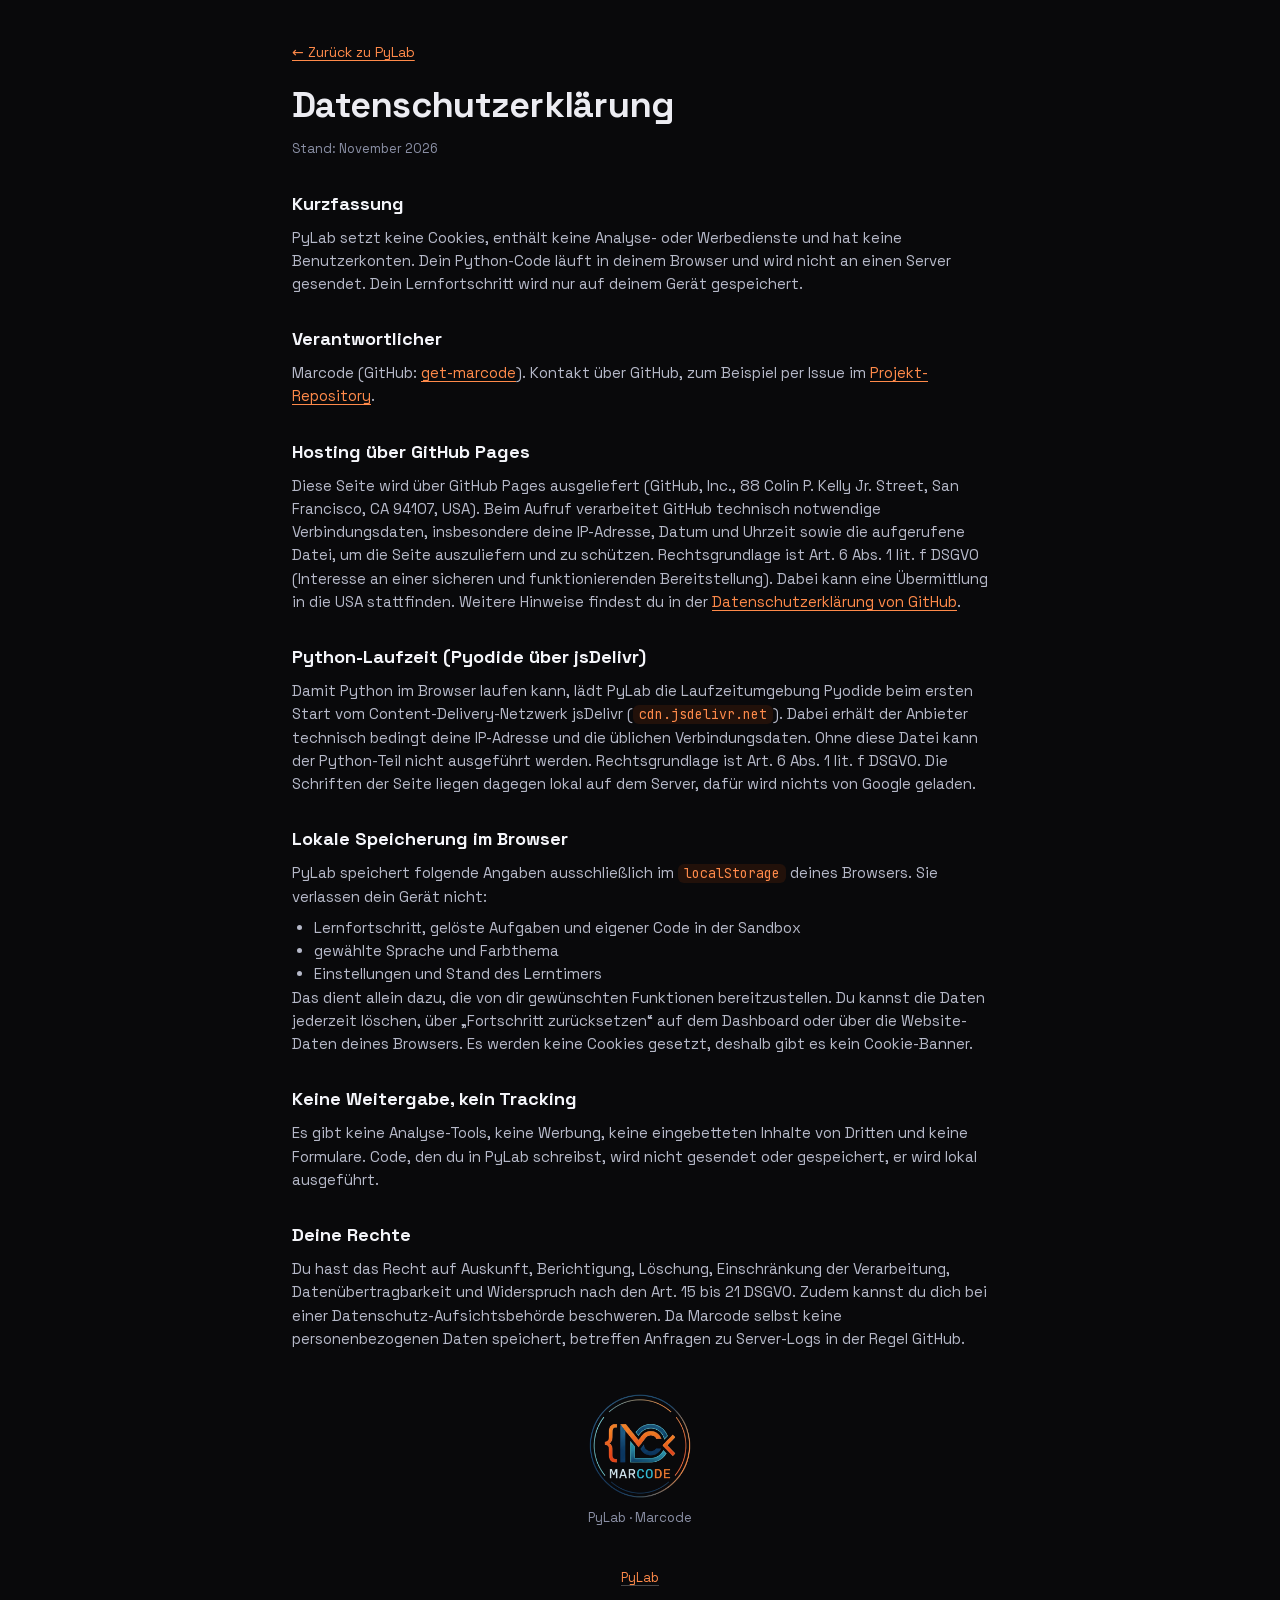
<file: privacy.html>
<!DOCTYPE html>
<html lang="de">
<head>
  <meta charset="utf-8">
  <meta name="viewport" content="width=device-width, initial-scale=1">
  <meta name="color-scheme" content="dark light">
  <meta name="theme-color" content="#09090b">
  <link rel="icon" type="image/png" href="assets/marcode-logo.png">
  <script>
    /* Theme und Sprache wie in der App übernehmen. */
    try {
      var t = localStorage.getItem('pylab.theme');
      if (t === 'light') t = 'day';
      var mode = { day: 1, sand: 1, nebel: 1, rose: 1, ocean: 0, forest: 0, dusk: 0 };
      if (t in mode) {
        document.documentElement.dataset.theme = t;
        if (mode[t]) document.documentElement.dataset.mode = 'light';
      }
      if (localStorage.getItem('pylab.lang') === 'en') document.documentElement.lang = 'en';
    } catch (e) {}
  </script>
  <title>PyLab — Datenschutz</title>
  <link rel="stylesheet" href="css/style.css">
  <style>
    .legal { max-width: 760px; margin: 0 auto; padding: 40px clamp(20px, 4vw, 32px) 24px; }
    .legal h1 { font-size: clamp(26px, 4vw, 36px); letter-spacing: -0.02em; margin: 14px 0 6px; }
    .legal h2 { font-size: 18px; margin: 30px 0 8px; color: var(--strong); }
    .legal p, .legal li { color: var(--ink-2); }
    .legal p + p { margin-top: 10px; }
    .legal ul { margin: 8px 0 0; padding-left: 22px; }
    .legal a { color: var(--accent-soft); text-underline-offset: 3px; }
    .legal .back { display: inline-block; font-size: 14px; }
    .legal .stand { font-size: 13px; color: var(--muted); }
    .legal [lang] { display: none; }
    html[lang="de"] .legal [lang="de"], html[lang="en"] .legal [lang="en"] { display: block; }
    html[lang="de"] .legal li[lang="de"], html[lang="en"] .legal li[lang="en"] { display: list-item; }
    .legal .site-foot { margin-left: 0; padding: 40px 0 10px; }
    .legal-logo { display: flex; flex-direction: column; align-items: center; gap: 10px; margin-top: 44px; color: var(--muted); font-size: 13px; }
    .legal-logo img { width: 104px; height: 104px; display: block; }
    .legal-logo .logo-light { display: none; }
    html[data-mode='light'] .legal-logo .logo-light { display: block; }
    html[data-mode='light'] .legal-logo .logo-dark { display: none; }
  </style>
</head>
<body>
  <main class="legal">
    <!-- Deutsch -->
    <div lang="de">
      <a class="back" href="index.html">← Zurück zu PyLab</a>
      <h1>Datenschutzerklärung</h1>
      <p class="stand">Stand: November 2026</p>

      <h2>Kurzfassung</h2>
      <p>PyLab setzt keine Cookies, enthält keine Analyse- oder Werbedienste und hat keine Benutzerkonten. Dein Python-Code läuft in deinem Browser und wird nicht an einen Server gesendet. Dein Lernfortschritt wird nur auf deinem Gerät gespeichert.</p>

      <h2>Verantwortlicher</h2>
      <p>Marcode (GitHub: <a href="https://github.com/get-marcode" rel="noopener">get-marcode</a>). Kontakt über GitHub, zum Beispiel per Issue im <a href="https://github.com/get-marcode/PyLab-for-Beginners/issues" rel="noopener">Projekt-Repository</a>.</p>

      <h2>Hosting über GitHub Pages</h2>
      <p>Diese Seite wird über GitHub Pages ausgeliefert (GitHub, Inc., 88 Colin P. Kelly Jr. Street, San Francisco, CA 94107, USA). Beim Aufruf verarbeitet GitHub technisch notwendige Verbindungsdaten, insbesondere deine IP-Adresse, Datum und Uhrzeit sowie die aufgerufene Datei, um die Seite auszuliefern und zu schützen. Rechtsgrundlage ist Art. 6 Abs. 1 lit. f DSGVO (Interesse an einer sicheren und funktionierenden Bereitstellung). Dabei kann eine Übermittlung in die USA stattfinden. Weitere Hinweise findest du in der <a href="https://docs.github.com/de/site-policy/privacy-policies/github-general-privacy-statement" rel="noopener">Datenschutzerklärung von GitHub</a>.</p>

      <h2>Python-Laufzeit (Pyodide über jsDelivr)</h2>
      <p>Damit Python im Browser laufen kann, lädt PyLab die Laufzeitumgebung Pyodide beim ersten Start vom Content-Delivery-Netzwerk jsDelivr (<code>cdn.jsdelivr.net</code>). Dabei erhält der Anbieter technisch bedingt deine IP-Adresse und die üblichen Verbindungsdaten. Ohne diese Datei kann der Python-Teil nicht ausgeführt werden. Rechtsgrundlage ist Art. 6 Abs. 1 lit. f DSGVO. Die Schriften der Seite liegen dagegen lokal auf dem Server, dafür wird nichts von Google geladen.</p>

      <h2>Lokale Speicherung im Browser</h2>
      <p>PyLab speichert folgende Angaben ausschließlich im <code>localStorage</code> deines Browsers. Sie verlassen dein Gerät nicht:</p>
      <ul>
        <li>Lernfortschritt, gelöste Aufgaben und eigener Code in der Sandbox</li>
        <li>gewählte Sprache und Farbthema</li>
        <li>Einstellungen und Stand des Lerntimers</li>
      </ul>
      <p>Das dient allein dazu, die von dir gewünschten Funktionen bereitzustellen. Du kannst die Daten jederzeit löschen, über „Fortschritt zurücksetzen“ auf dem Dashboard oder über die Website-Daten deines Browsers. Es werden keine Cookies gesetzt, deshalb gibt es kein Cookie-Banner.</p>

      <h2>Keine Weitergabe, kein Tracking</h2>
      <p>Es gibt keine Analyse-Tools, keine Werbung, keine eingebetteten Inhalte von Dritten und keine Formulare. Code, den du in PyLab schreibst, wird nicht gesendet oder gespeichert, er wird lokal ausgeführt.</p>

      <h2>Deine Rechte</h2>
      <p>Du hast das Recht auf Auskunft, Berichtigung, Löschung, Einschränkung der Verarbeitung, Datenübertragbarkeit und Widerspruch nach den Art. 15 bis 21 DSGVO. Zudem kannst du dich bei einer Datenschutz-Aufsichtsbehörde beschweren. Da Marcode selbst keine personenbezogenen Daten speichert, betreffen Anfragen zu Server-Logs in der Regel GitHub.</p>
    </div>

    <!-- English -->
    <div lang="en">
      <a class="back" href="index.html">← Back to PyLab</a>
      <h1>Privacy policy</h1>
      <p class="stand">Last updated: November 2026</p>

      <h2>In short</h2>
      <p>PyLab sets no cookies, includes no analytics or advertising services and has no user accounts. Your Python code runs in your browser and is not sent to any server. Your learning progress is stored on your device only.</p>

      <h2>Controller</h2>
      <p>Marcode (GitHub: <a href="https://github.com/get-marcode" rel="noopener">get-marcode</a>). Contact via GitHub, for example through an issue in the <a href="https://github.com/get-marcode/PyLab-for-Beginners/issues" rel="noopener">project repository</a>.</p>

      <h2>Hosting on GitHub Pages</h2>
      <p>This site is served through GitHub Pages (GitHub, Inc., 88 Colin P. Kelly Jr. Street, San Francisco, CA 94107, USA). When you open it, GitHub processes technically necessary connection data, in particular your IP address, date and time and the requested file, in order to deliver and protect the site. The legal basis is Art. 6(1)(f) GDPR (interest in a secure and working service). Data may be transferred to the USA. See <a href="https://docs.github.com/en/site-policy/privacy-policies/github-general-privacy-statement" rel="noopener">GitHub's privacy statement</a> for details.</p>

      <h2>Python runtime (Pyodide via jsDelivr)</h2>
      <p>To run Python in the browser, PyLab loads the Pyodide runtime on first start from the jsDelivr content delivery network (<code>cdn.jsdelivr.net</code>). As a technical necessity, the provider receives your IP address and the usual connection data. Without this file the Python part cannot run. The legal basis is Art. 6(1)(f) GDPR. The site's fonts, by contrast, are hosted locally, nothing is loaded from Google.</p>

      <h2>Local storage in your browser</h2>
      <p>PyLab saves the following only in your browser's <code>localStorage</code>. It never leaves your device:</p>
      <ul>
        <li>learning progress, solved tasks and your own code in the sandbox</li>
        <li>chosen language and colour theme</li>
        <li>learning timer settings and state</li>
      </ul>
      <p>This only serves to provide the features you asked for. You can delete the data at any time, with “Reset progress” on the dashboard or through your browser's site data. No cookies are set, so there is no cookie banner.</p>

      <h2>No sharing, no tracking</h2>
      <p>There are no analytics tools, no advertising, no embedded third-party content and no forms. Code you write in PyLab is not sent or stored, it runs locally.</p>

      <h2>Your rights</h2>
      <p>You have the right of access, rectification, erasure, restriction of processing, data portability and objection under Articles 15 to 21 GDPR, and you can lodge a complaint with a data protection authority. As Marcode stores no personal data itself, requests about server logs usually concern GitHub.</p>
    </div>

    <div class="legal-logo">
      <img class="logo-dark" src="assets/marcode-logo.png" alt="MarCode" width="104" height="104">
      <img class="logo-light" src="assets/marcode-logo-light.png" alt="" width="104" height="104" aria-hidden="true">
      <span>PyLab · Marcode</span>
    </div>

    <footer class="site-foot">
      <a href="index.html">PyLab</a>
    </footer>
  </main>
</body>
</html>
</file>
<file: css/style.css>
/* ==========================================================================
   style.css — "Deep Space IDE"
   --------------------------------------------------------------------------
   1  Tokens            6  Tabs & Modus-Panes     11 Editor & Konsole
   2  Basis & Hintergrund  7  Dashboard            12 Szenen (Modus A)
   3  Buttons & Felder  8  Entdecken               13 Trainieren (Modus B)
   4  Topbar            9  Typen-Farben            14 Sandbox, Effekte
   5  Sidebar          10  Panels                  15 Responsive
   ========================================================================== */

/* Schriften lokal (SIL Open Font License, siehe assets/fonts/OFL-*.txt) – keine Verbindung zu Google */
@font-face { font-family: 'Space Grotesk'; font-style: normal; font-weight: 300 700; font-display: swap;
  src: url(../assets/fonts/space-grotesk-latin-ext.woff2) format('woff2');
  unicode-range: U+0100-02BA, U+02BD-02C5, U+02C7-02CC, U+02CE-02D7, U+02DD-02FF, U+0304, U+0308, U+0329, U+1D00-1DBF, U+1E00-1E9F, U+1EF2-1EFF, U+2020, U+20A0-20AB, U+20AD-20C4, U+2113, U+2C60-2C7F, U+A720-A7FF; }
@font-face { font-family: 'Space Grotesk'; font-style: normal; font-weight: 300 700; font-display: swap;
  src: url(../assets/fonts/space-grotesk-latin.woff2) format('woff2');
  unicode-range: U+0000-00FF, U+0131, U+0152-0153, U+02BB-02BC, U+02C6, U+02DA, U+02DC, U+0304, U+0308, U+0329, U+2000-206F, U+20AC, U+2122, U+2191, U+2193, U+2212, U+2215, U+FEFF, U+FFFD; }
@font-face { font-family: 'JetBrains Mono'; font-style: normal; font-weight: 100 800; font-display: swap;
  src: url(../assets/fonts/jetbrains-mono-latin-ext.woff2) format('woff2');
  unicode-range: U+0100-02BA, U+02BD-02C5, U+02C7-02CC, U+02CE-02D7, U+02DD-02FF, U+0304, U+0308, U+0329, U+1D00-1DBF, U+1E00-1E9F, U+1EF2-1EFF, U+2020, U+20A0-20AB, U+20AD-20C4, U+2113, U+2C60-2C7F, U+A720-A7FF; }
@font-face { font-family: 'JetBrains Mono'; font-style: normal; font-weight: 100 800; font-display: swap;
  src: url(../assets/fonts/jetbrains-mono-latin.woff2) format('woff2');
  unicode-range: U+0000-00FF, U+0131, U+0152-0153, U+02BB-02BC, U+02C6, U+02DA, U+02DC, U+0304, U+0308, U+0329, U+2000-206F, U+20AC, U+2122, U+2191, U+2193, U+2212, U+2215, U+FEFF, U+FFFD; }

/* ------------------------------------------------------------ 1. Tokens */
:root {
  --bg: #09090b;
  --ink: #ececf2;
  --ink-2: #b6b9c9;
  --muted: #8b90a6;
  --accent: #ff5d00;
  --accent-rgb: 255, 93, 0;
  --accent-soft: #ff8a4a;
  --accent-hi: #ffb27a;
  --on-accent: #140700;
  --accent-glow: rgba(var(--accent-rgb), 0.55);

  --fg: 255, 255, 255;            /* Basis für Überlagerungen (hell auf dunkel) */
  --strong: #f4f5fa;
  --ink-soft: #d8dbea;
  --node-bg: #1d2030;
  --node-bg-2: #262a3d;
  --node-line: #353a52;
  --field-bg: rgba(0, 0, 0, 0.35);
  --side-a: rgba(10, 10, 14, 0.55);
  --side-b: rgba(10, 10, 14, 0.8);
  --panel-code: linear-gradient(180deg, rgba(10, 10, 15, 0.85), rgba(8, 8, 12, 0.85));
  --scrim: rgba(0, 0, 0, 0.6);
  --code-bg: #0a0a0f;
  --console-bg: #07070a;
  --glass: rgba(14, 14, 20, 0.58);
  --panel: linear-gradient(180deg, rgba(26, 26, 38, 0.72), rgba(16, 16, 24, 0.72));
  --hair: inset 0 0 0 1px rgba(var(--fg), 0.055);
  --lift: 0 24px 60px -32px rgba(0, 0, 0, 0.9);

  --ok: #34d399;
  --warn: #fbbf24;
  --bad: #ff4d63;

  --t-str: #5eead4;
  --t-int: #fbbf24;
  --t-float: #b69cff;
  --t-bool: #f472b6;
  --t-type: #7dd3fc;

  --ui: 'Space Grotesk', system-ui, sans-serif;
  --mono: 'JetBrains Mono', ui-monospace, Menlo, monospace;

  --topbar-h: 62px;
  --side-w: 296px;
  --radius: 16px;
  color-scheme: dark;
}

/* ------------------------------------------------- 2. Basis & Hintergrund */
*, *::before, *::after { box-sizing: border-box; }
html { scroll-behavior: smooth; }
body {
  margin: 0;
  min-height: 100vh;
  background: var(--bg);
  color: var(--ink);
  font: 400 15px/1.55 var(--ui);
  -webkit-font-smoothing: antialiased;
}
h1, h2, h3, p { margin: 0; }
code { font-family: var(--mono); font-size: 0.88em; color: var(--accent-soft); background: rgba(var(--accent-rgb), 0.1); padding: 1px 6px; border-radius: 6px; }
strong { font-weight: 600; color: var(--strong); }
button { font: inherit; color: inherit; cursor: pointer; border: 0; background: none; }
:focus-visible { outline: 2px solid var(--accent); outline-offset: 2px; }
.muted { color: var(--muted); }
.mt { margin-top: 22px; }

::-webkit-scrollbar { width: 10px; height: 10px; }
::-webkit-scrollbar-thumb { background: rgba(var(--fg), 0.1); border-radius: 10px; border: 3px solid transparent; background-clip: padding-box; }
::-webkit-scrollbar-thumb:hover { background: rgba(var(--accent-rgb), 0.5); background-clip: padding-box; border: 3px solid transparent; }

/* ------------------------------------------------- 3. Buttons & Felder */
.btn {
  display: inline-flex; align-items: center; gap: 10px;
  padding: 10px 18px; border-radius: 12px;
  font-weight: 500; letter-spacing: 0.01em;
  transition: transform 0.15s, box-shadow 0.25s, background 0.2s, opacity 0.2s;
}
.btn:active { transform: scale(0.97); }
.btn:disabled { opacity: 0.4; cursor: not-allowed; }
.btn-primary { background: var(--accent); color: var(--on-accent); font-weight: 600; box-shadow: 0 8px 26px -8px var(--accent-glow); }
.btn-primary:hover:not(:disabled) { box-shadow: 0 10px 36px -4px var(--accent-glow); transform: translateY(-1px); }
.btn-ghost { background: rgba(var(--fg), 0.05); box-shadow: var(--hair); color: var(--ink-2); }
.btn-ghost:hover:not(:disabled) { background: rgba(var(--fg), 0.09); color: var(--strong); }
.btn-ghost.is-on { background: rgba(var(--accent-rgb), 0.16); color: var(--accent-soft); box-shadow: inset 0 0 0 1px rgba(var(--accent-rgb), 0.4); }
.btn-sub { font-size: 12px; font-weight: 500; opacity: 0.7; padding-left: 10px; border-left: 1px solid rgba(20, 7, 0, 0.35); }
.icon-btn { width: 40px; height: 40px; border-radius: 12px; display: none; place-items: center; background: rgba(var(--fg), 0.06); font-size: 18px; }

.field {
  width: 100%; padding: 9px 12px; border-radius: 10px; border: 0;
  background: var(--field-bg); color: var(--ink); font: 500 14px var(--mono);
  box-shadow: var(--hair); transition: box-shadow 0.2s;
}
.field:focus { outline: none; box-shadow: inset 0 0 0 1px var(--accent), 0 0 0 4px rgba(var(--accent-rgb), 0.15); }
.field:disabled { opacity: 0.45; }
input[type='range'] { accent-color: var(--accent); width: 100%; }

/* ------------------------------------------------------------ 4. Topbar */
.topbar {
  position: fixed; inset: 0 0 auto 0; height: var(--topbar-h); z-index: 50;
  display: flex; align-items: center; gap: 18px; padding: 0 22px;
  background: var(--glass);
  backdrop-filter: blur(28px) saturate(170%);
  -webkit-backdrop-filter: blur(28px) saturate(170%);
  box-shadow: 0 1px 0 rgba(var(--fg), 0.05), 0 12px 40px -20px #000;
}
.brand { display: flex; align-items: center; gap: 11px; text-decoration: none; color: var(--strong); }
.brand-mark { width: 48px; height: 48px; display: block; object-fit: contain; object-position: -999px 0; /* Bild selbst unsichtbar, die Form kommt als Maske */
  background: var(--accent); -webkit-mask: url(../assets/marcode-logo.png) center / contain no-repeat; mask: url(../assets/marcode-logo.png) center / contain no-repeat;
  filter: drop-shadow(0 0 8px rgba(var(--accent-rgb), 0.35)); transition: background 0.3s; }
.brand-mark.logo-light { display: none !important; }
.brand-name { font-weight: 700; font-size: 17px; letter-spacing: 0.02em; }
.brand-tag { display: none; font: 500 12px var(--mono); color: var(--muted); letter-spacing: 0.14em; text-transform: uppercase; padding-left: 11px; border-left: 1px solid rgba(var(--fg), 0.1); }
.crumbs { flex: 1; color: var(--muted); font-size: 13.5px; white-space: nowrap; overflow: hidden; text-overflow: ellipsis; }
.crumbs b { color: var(--ink); font-weight: 500; }
.topbar-right { display: flex; align-items: center; gap: 16px; }
.py-status { display: flex; align-items: center; gap: 9px; font: 500 12px var(--mono); color: var(--muted); padding: 7px 13px; border-radius: 999px; background: rgba(var(--fg), 0.04); box-shadow: var(--hair); }
.py-status i { width: 8px; height: 8px; border-radius: 50%; background: var(--warn); box-shadow: 0 0 10px var(--warn); animation: pulse 1.4s infinite; }
.py-status[data-state='ready'] i { background: var(--ok); box-shadow: 0 0 10px var(--ok); animation: none; }
.py-status[data-state='ready'] { color: var(--ink-2); }
.py-status[data-state='error'] i { background: var(--bad); box-shadow: 0 0 10px var(--bad); animation: none; }
#topRing .ring-num { font-size: 11px; }

/* ----------------------------------------------------------- 5. Sidebar */
.sidebar {
  position: fixed; top: var(--topbar-h); bottom: 0; left: 0; width: var(--side-w); z-index: 40;
  padding: 22px 14px 40px; overflow-y: auto;
  background: linear-gradient(180deg, var(--side-a), var(--side-b));
  backdrop-filter: blur(24px); -webkit-backdrop-filter: blur(24px);
  box-shadow: 1px 0 0 rgba(var(--fg), 0.04);
}
.nav-group { margin-bottom: 22px; }
.nav-label { padding: 0 12px 8px; font: 600 12px var(--mono); letter-spacing: 0.16em; text-transform: uppercase; color: var(--muted); }
.nav-item {
  position: relative; display: flex; align-items: center; gap: 12px; width: 100%;
  padding: 9px 12px; border-radius: 12px; text-align: left; color: var(--ink-2);
  transition: background 0.2s, color 0.2s;
}
.nav-item:hover { background: rgba(var(--fg), 0.045); color: var(--strong); }
.nav-ico {
  flex: none; min-width: 34px; height: 30px; padding: 0 6px; border-radius: 9px; display: grid; place-items: center;
  font: 700 12.5px var(--mono); color: var(--accent-soft); background: rgba(var(--fg), 0.07); box-shadow: inset 0 0 0 1px rgba(var(--fg), 0.1);
}
.nav-text { flex: 1; min-width: 0; line-height: 1.25; font-size: 14px; }
.nav-text small { display: block; color: var(--muted); font-size: 12px; }
.nav-item.is-soon { opacity: 0.45; }
.nav-dot { width: 9px; height: 9px; border-radius: 50%; background: transparent; box-shadow: inset 0 0 0 1.5px rgba(var(--fg), 0.32); }
.nav-dot.is-done { background: var(--ok); box-shadow: 0 0 8px var(--ok); }
.nav-dot.is-part { background: var(--accent); box-shadow: 0 0 8px var(--accent-glow); }
.nav-item.is-active { color: var(--strong); background: linear-gradient(90deg, rgba(var(--accent-rgb), 0.18), rgba(var(--accent-rgb), 0.02)); }
.nav-item.is-active::before { content: ''; position: absolute; left: -14px; top: 8px; bottom: 8px; width: 3px; border-radius: 0 3px 3px 0; background: var(--accent); box-shadow: 0 0 14px var(--accent), 0 0 30px var(--accent-glow); }
.nav-item.is-active .nav-ico { color: var(--on-accent); box-shadow: none; background: var(--accent); box-shadow: 0 0 16px var(--accent-glow); }
.scrim { position: fixed; inset: 0; z-index: 35; background: var(--scrim); opacity: 0; pointer-events: none; transition: opacity 0.25s; }

.site-foot { position: relative; z-index: 1; margin-left: var(--side-w); padding: 0 clamp(20px, 4vw, 56px) 34px; display: flex; flex-wrap: wrap; gap: 6px 10px; justify-content: center; font-size: 13px; color: var(--muted); }
.site-foot a { color: var(--ink-2); text-decoration: underline; text-decoration-color: rgba(var(--fg), 0.25); text-underline-offset: 3px; }
.site-foot a:hover { color: var(--accent-soft); text-decoration-color: currentColor; }
.main { position: relative; z-index: 1; margin-left: var(--side-w); padding: calc(var(--topbar-h) + 38px) clamp(20px, 4vw, 56px) 90px; }
.main > .view { max-width: 1400px; margin-inline: auto; }
.view { animation: rise 0.45s cubic-bezier(0.2, 0.8, 0.2, 1) both; }

/* --------------------------------------------- 6. Tabs & Modus-Panes */
.topic-head { margin-bottom: 26px; }
.eyebrow { font: 600 12px var(--mono); letter-spacing: 0.16em; text-transform: uppercase; color: var(--accent-soft); margin-bottom: 10px; }
.topic-head h1, .dash-hero h1 { font-size: clamp(28px, 4vw, 42px); line-height: 1.1; letter-spacing: -0.02em; font-weight: 700; }
.topic-head h1 small { font-size: 0.5em; font-weight: 400; color: var(--muted); margin-left: 12px; letter-spacing: 0; }
.topic-head .lead { margin-top: 14px; max-width: 70ch; color: var(--ink-2); font-size: 16px; }

.tabs {
  display: inline-flex; gap: 6px; padding: 6px; margin-bottom: 28px; border-radius: 16px;
  background: rgba(var(--fg), 0.04); box-shadow: var(--hair);
  backdrop-filter: blur(12px);
}
.tab { display: flex; align-items: center; gap: 9px; padding: 10px 20px; border-radius: 11px; color: var(--muted); font-weight: 500; transition: color 0.2s, background 0.2s, box-shadow 0.3s; }
.tab kbd { font: 600 12px var(--mono); padding: 2px 6px; border-radius: 5px; background: rgba(var(--fg), 0.07); }
.tab:hover { color: var(--strong); }
.tab.is-active { color: var(--on-accent); background: var(--accent); font-weight: 600; box-shadow: 0 0 28px var(--accent-glow), 0 6px 18px -6px var(--accent-glow); }
.tab.is-active kbd { background: rgba(20, 7, 0, 0.18); }
.pane { animation: rise 0.4s cubic-bezier(0.2, 0.8, 0.2, 1) both; }

/* ------------------------------------------------------- 7. Dashboard */
.dash-hero {
  display: grid; grid-template-columns: auto 1fr; gap: clamp(24px, 5vw, 64px); align-items: center;
  padding: clamp(24px, 4vw, 48px); border-radius: 28px; background: var(--panel); box-shadow: var(--hair), var(--lift);
  position: relative; overflow: hidden;
}
.dash-hero::after { content: ''; position: absolute; right: -120px; top: -140px; width: 420px; height: 420px; background: radial-gradient(circle, rgba(var(--accent-rgb), 0.2), transparent 65%); pointer-events: none; }
.dash-hero-text { position: relative; z-index: 1; }
.dash-hero-text .muted { margin-top: 12px; max-width: 54ch; }
.stats { display: flex; flex-wrap: wrap; gap: 14px 38px; margin: 26px 0; }
.stat strong { display: block; font: 600 28px var(--mono); letter-spacing: -0.03em; }
.stat span { font-size: 12.5px; color: var(--muted); }
.dash-actions { display: flex; flex-wrap: wrap; gap: 12px; }
.section-title { margin: 0; font-size: 13px; font-weight: 600; letter-spacing: 0.16em; text-transform: uppercase; color: var(--muted); font-family: var(--mono); }

.ring { position: relative; display: grid; place-items: center; flex: none; }
.ring svg { transform: rotate(-90deg); overflow: visible; }
.ring-track { fill: none; stroke: rgba(var(--fg), 0.15); }
.ring-bar { fill: none; stroke: var(--accent); transition: stroke-dashoffset 1.2s cubic-bezier(0.2, 0.8, 0.2, 1); filter: drop-shadow(0 0 6px var(--accent-glow)); }
.ring-num { position: absolute; font: 600 18px var(--mono); letter-spacing: -0.04em; }
.ring-num::after { content: '%'; font-size: 0.55em; opacity: 0.5; margin-left: 1px; }
.ring-big .ring-num { font-size: 52px; transform: translateY(-6px); }
.ring-sub { position: absolute; bottom: 52px; font: 500 12px var(--mono); letter-spacing: 0.2em; text-transform: uppercase; color: var(--muted); }
.ring-dim { opacity: 0.35; }

.ring-grid { display: grid; grid-template-columns: repeat(auto-fill, minmax(210px, 1fr)); gap: 12px; }
.tile {
  display: flex; flex-direction: column; gap: 8px; padding: 14px 16px 15px; text-align: left; border-radius: 16px;
  background: var(--panel); box-shadow: var(--hair);
  transition: transform 0.25s, box-shadow 0.3s;
  animation: rise 0.5s cubic-bezier(0.2, 0.8, 0.2, 1) both; animation-delay: calc(var(--i) * 35ms);
}
.tile:hover { transform: translateY(-2px); box-shadow: inset 0 0 0 1px rgba(var(--accent-rgb), 0.35), 0 16px 40px -20px var(--accent-glow); }
.tile-top { display: flex; align-items: center; justify-content: space-between; }
.tile strong { font-size: 15px; line-height: 1.25; font-weight: 500; color: var(--ink); }
.tile small { color: var(--ink-2); font-size: 12px; }
.tile-icon { min-width: 34px; height: 26px; padding: 0 8px; display: inline-grid; place-items: center; border-radius: 8px; font: 700 13px var(--mono); letter-spacing: 0.02em; color: var(--accent-soft); background: rgba(var(--accent-rgb), 0.14); box-shadow: inset 0 0 0 1px rgba(var(--accent-rgb), 0.38); }
.tile-pct { font: 600 12px var(--mono); color: var(--muted); }
.tile-bar { height: 3px; border-radius: 3px; background: rgba(var(--fg), 0.08); overflow: hidden; }
.tile-bar i { display: block; height: 100%; background: var(--accent); }
.tile-new .tile-icon { color: var(--muted); background: rgba(var(--fg), 0.05); box-shadow: inset 0 0 0 1px rgba(var(--fg), 0.12); }
.tile-started .tile-pct { color: var(--accent-soft); }
.tile-done .tile-pct { color: var(--ok); font-size: 15px; }
.tile-done .tile-bar i { background: var(--ok); }
.tile-done .tile-icon { color: var(--ok); background: rgba(52, 211, 153, 0.12); box-shadow: inset 0 0 0 1px rgba(52, 211, 153, 0.4); }
.tile-soon { opacity: 0.55; }

.dash-hero { padding: clamp(18px, 3vw, 30px); gap: clamp(18px, 4vw, 40px); }
.dash-hero h1 { font-size: clamp(24px, 3vw, 32px); }
.dash-hero .ring-big .ring-num { font-size: 36px; transform: none; }
.dash-hero .ring-sub { bottom: 30px; font-size: 10px; }
.dash-hero .stats { margin: 14px 0 18px; gap: 8px 30px; }
.dash-hero .stat strong { font-size: 20px; }
.dash-next { display: flex; align-items: center; gap: 16px; width: 100%; max-width: 560px; padding: 14px 18px; text-align: left; border-radius: 16px; background: rgba(var(--accent-rgb), 0.1); box-shadow: inset 0 0 0 1px rgba(var(--accent-rgb), 0.4); transition: transform 0.25s, box-shadow 0.3s; }
.dash-next:hover { transform: translateY(-2px); box-shadow: inset 0 0 0 1px rgba(var(--accent-rgb), 0.6), 0 14px 36px -16px var(--accent-glow); }
.dash-next-text { display: flex; flex-direction: column; gap: 1px; min-width: 0; flex: 1; }
.dash-next-text strong { font-size: 17px; font-weight: 600; color: var(--strong); }
.dash-next-text small { color: var(--ink-2); font-size: 12px; }
.dash-next-text small:first-child { color: var(--accent-soft); font: 600 11px var(--mono); letter-spacing: 0.14em; text-transform: uppercase; }
.dash-next-go { color: var(--accent-soft); font-weight: 600; white-space: nowrap; }
.dash-group { margin-top: 34px; }
.group-head { display: flex; flex-wrap: wrap; align-items: center; gap: 6px 16px; margin-bottom: 14px; }
.group-meta { font: 500 12px var(--mono); color: var(--muted); }
.group-bar { flex: 1; min-width: 80px; height: 3px; border-radius: 3px; background: rgba(var(--fg), 0.08); overflow: hidden; }
.group-bar i { display: block; height: 100%; background: var(--accent); box-shadow: 0 0 10px var(--accent-glow); }
.dash-foot { margin-top: 40px; display: flex; justify-content: center; }

/* ----------------------------------------------------------- 8. Entdecken */
.scene-tabs { display: flex; flex-wrap: wrap; gap: 10px; margin-bottom: 22px; }
.pill { padding: 8px 16px; border-radius: 999px; background: rgba(var(--fg), 0.045); box-shadow: var(--hair); color: var(--ink-2); font-size: 14px; display: flex; align-items: center; gap: 8px; transition: all 0.2s; }
.pill:hover { color: var(--strong); background: rgba(var(--fg), 0.08); }
.pill.is-active { color: var(--accent-soft); background: rgba(var(--accent-rgb), 0.13); box-shadow: inset 0 0 0 1px rgba(var(--accent-rgb), 0.45), 0 0 22px -6px var(--accent-glow); }
.pill .tick { width: 7px; height: 7px; border-radius: 50%; background: rgba(var(--fg), 0.15); }
.pill .tick.is-done { background: var(--ok); box-shadow: 0 0 8px var(--ok); }
.scene-head h2 { font-size: 22px; letter-spacing: -0.01em; }
.scene-head p { color: var(--ink-2); margin: 6px 0 22px; max-width: 68ch; }
.scene { position: relative; }
.scene-grid { display: grid; grid-template-columns: repeat(2, minmax(0, 1fr)); gap: 18px; }
.scene > .step-note, .scene > .controls, .scene > .panel, .scene > .legend { margin-top: 18px; }
.step-note { min-height: 3.2em; padding: 14px 18px; border-radius: 14px; background: rgba(var(--accent-rgb), 0.07); box-shadow: inset 3px 0 0 var(--accent); color: var(--ink-2); }
.controls { display: flex; flex-wrap: wrap; align-items: center; gap: 10px; }
.progress { flex: 1; min-width: 120px; height: 4px; border-radius: 4px; background: rgba(var(--fg), 0.07); overflow: hidden; margin-left: 8px; }
.progress i { display: block; height: 100%; background: var(--accent); box-shadow: 0 0 12px var(--accent); transition: width 0.4s; }
.fly-layer { position: absolute; inset: 0; pointer-events: none; z-index: 5; }

/* -------------------------------------------------------- 9. Typen-Farben */
.type-str { --tc: var(--t-str); }
.type-int { --tc: var(--t-int); }
.type-float { --tc: var(--t-float); }
.type-bool { --tc: var(--t-bool); }
.type-type { --tc: var(--t-type); }

/* ------------------------------------------------------------ 10. Panels */
.panel { padding: 20px; border-radius: var(--radius); background: var(--panel); box-shadow: var(--hair), var(--lift); min-width: 0; }
.panel-title { font: 600 12px var(--mono); letter-spacing: 0.16em; text-transform: uppercase; color: var(--muted); margin-bottom: 14px; display: flex; align-items: center; gap: 10px; }
.panel-code { background: var(--panel-code); }
.row { display: grid; grid-template-columns: 90px 1fr; align-items: center; gap: 12px; margin-bottom: 12px; font-size: 14px; color: var(--ink-2); }
.row-check { grid-template-columns: auto 1fr; }
.range-wrap { display: flex; align-items: center; gap: 12px; }
.range-wrap output { font: 600 14px var(--mono); width: 1.5em; text-align: right; }
.row-inline { display: flex; gap: 10px; margin: 16px 0; }
.legend { margin: 0; padding: 0; list-style: none; display: grid; gap: 6px; color: var(--muted); font-size: 13.5px; }

/* ------------------------------------------------- 11. Editor & Konsole */
.editor {
  --lh: 22px;
  display: grid; grid-template-columns: auto minmax(0, 1fr);
  height: calc(var(--lines, 8) * var(--lh) + 28px); max-height: 62vh; min-height: 120px;
  border-radius: 14px; overflow: hidden; background: var(--code-bg);
  box-shadow: var(--hair), inset 0 8px 30px -16px #000;
  font: 400 13.5px/var(--lh) var(--mono);
}
.editor:focus-within { box-shadow: inset 0 0 0 1px rgba(var(--accent-rgb), 0.5), 0 0 34px -10px var(--accent-glow); }
.ed-gutter { padding: 14px 12px 14px 16px; text-align: right; color: var(--muted); overflow: hidden; user-select: none; background: rgba(var(--fg), 0.015); }
.ed-gutter span { display: block; height: var(--lh); }
.ed-body { position: relative; min-width: 0; }
.ed-hl, .ed-input {
  position: absolute; inset: 0; margin: 0; padding: 14px 16px;
  font: inherit; line-height: var(--lh); white-space: pre; tab-size: 4; border: 0; letter-spacing: 0;
}
.ed-hl { overflow: hidden; pointer-events: none; color: var(--ink-soft); }
.ed-hl code { font: inherit; background: none; color: inherit; padding: 0; }
.ed-input { overflow: auto; resize: none; background: transparent; color: transparent; caret-color: var(--accent); outline: none; }
.ed-input::selection { background: rgba(var(--accent-rgb), 0.32); }
.t-com { color: var(--muted); font-style: italic; }
.t-str { color: #5eead4; }
.t-kw { color: #ff7a33; }
.t-bi { color: #7dd3fc; }
.t-fn { color: #ffd08a; }
.t-num { color: #fbbf24; }

.console {
  margin-top: 14px; min-height: 76px; max-height: 260px; overflow: auto; padding: 14px 16px; border-radius: 14px;
  background: var(--console-bg); box-shadow: var(--hair); font: 400 13px/1.6 var(--mono); white-space: pre-wrap; color: var(--ink-soft);
}
.console .err { color: #ff8a98; }
.console .dim { color: var(--muted); }
.console:empty::before { content: 'Konsole — hier erscheint die Ausgabe.'; color: var(--muted); }

/* ------------------------------------------------ 12. Szenen (Modus A) */
.code-block { font: 400 13.5px/1.9 var(--mono); overflow-x: auto; }
.code-static { margin: 0; padding: 14px 16px; border-radius: 12px; background: var(--code-bg); box-shadow: var(--hair); line-height: 1.7; overflow-x: auto; }
.code-line { display: flex; align-items: center; gap: 14px; padding: 0 12px; border-radius: 8px; position: relative; transition: background 0.25s, opacity 0.25s; white-space: pre; }
.code-line .ln { width: 1.4em; text-align: right; color: var(--muted); font-size: 12px; flex: none; }
.code-line .src { flex: 1; min-width: 0; }
.code-line.is-active { background: linear-gradient(90deg, rgba(var(--accent-rgb), 0.22), rgba(var(--accent-rgb), 0.03)); box-shadow: inset 2px 0 0 var(--accent); }
.code-line.is-true { box-shadow: inset 2px 0 0 var(--ok); background: linear-gradient(90deg, rgba(52, 211, 153, 0.18), transparent); }
.code-line.is-false { box-shadow: inset 2px 0 0 var(--bad); background: linear-gradient(90deg, rgba(255, 77, 99, 0.16), transparent); }
.code-line.is-skipped { opacity: 0.28; }
.code-line.is-hit { background: linear-gradient(90deg, rgba(var(--accent-rgb), 0.3), rgba(var(--accent-rgb), 0.05)); box-shadow: inset 2px 0 0 var(--accent), 0 0 24px -8px var(--accent-glow); }
.badge { margin-left: auto; padding: 1px 9px; border-radius: 999px; font: 600 12px var(--mono); background: rgba(var(--fg), 0.06); color: var(--muted); }
.badge.ok { background: rgba(52, 211, 153, 0.15); color: var(--ok); }
.badge.no { background: rgba(255, 77, 99, 0.15); color: var(--bad); }

.mem { display: flex; flex-wrap: wrap; gap: 10px; }
.mem:empty::before { content: 'noch leer'; color: var(--muted); font: 13px var(--mono); }
.var { position: relative; display: grid; gap: 2px; min-width: 104px; padding: 10px 14px; border-radius: 12px; background: rgba(var(--fg), 0.045); box-shadow: var(--hair); }
.var-name { font: 500 12px var(--mono); color: var(--muted); }
.var-val { font: 600 17px var(--mono); color: var(--tc, var(--ink)); }
.var-old { position: absolute; top: 8px; right: 12px; font: 400 12px var(--mono); color: var(--muted); }
.var-type { font: 500 12px var(--mono); font-style: normal; color: var(--tc); opacity: 0.85; letter-spacing: 0.08em; }
.var.pop { animation: pop 0.55s cubic-bezier(0.2, 1.4, 0.4, 1), flare 1s ease-out; }
.console-out { min-height: 34px; font: 500 14px var(--mono); color: var(--ink-soft); }
.console-out:empty::before { content: '–'; color: var(--muted); }
.out-line { padding: 4px 0; }
.chip { position: absolute; z-index: 6; padding: 3px 10px; border-radius: 999px; font: 600 13px var(--mono); color: #0a0a0f; background: var(--tc, var(--accent)); box-shadow: 0 0 20px var(--tc, var(--accent)); white-space: nowrap; }

.chip-row { display: flex; flex-wrap: wrap; gap: 10px; }
.val-chip { display: flex; flex-direction: column; align-items: center; gap: 2px; min-width: 88px; padding: 12px 16px; border-radius: 14px; background: rgba(var(--fg), 0.045); box-shadow: var(--hair); font: 600 16px var(--mono); color: var(--tc); transition: transform 0.2s, box-shadow 0.25s; }
.val-chip small { font: 500 12px var(--mono); letter-spacing: 0.1em; color: var(--muted); }
.val-chip:hover { transform: translateY(-2px); }
.val-chip.is-sel { box-shadow: inset 0 0 0 1px var(--tc), 0 0 26px -6px var(--tc); background: rgba(var(--fg), 0.08); }
.fn-btn { font-family: var(--mono); }
.type-log { display: grid; gap: 8px; min-height: 48px; }
.type-log:empty::before { content: 'noch nichts probiert'; color: var(--muted); font: 13px var(--mono); }
.type-row { display: flex; align-items: baseline; flex-wrap: wrap; gap: 12px; padding: 10px 14px; border-radius: 12px; background: rgba(var(--fg), 0.035); font-family: var(--mono); font-size: 14px; }
.type-row .call { background: none; color: var(--ink-2); padding: 0; }
.type-row .arrow { color: var(--muted); }
.type-row .res { color: var(--tc, var(--ink)); font-weight: 600; }
.type-row .res.err { color: #ff8a98; font-weight: 500; font-size: 13px; }
.type-row.is-err { background: rgba(255, 77, 99, 0.08); }

.panel-paper { background: linear-gradient(180deg, #1c1b1a, #141312); }
.receipt {
  margin: 0; padding: 22px 22px 30px; font: 500 13px/1.7 var(--mono); color: #2a2218;
  background: #f1e9d9; border-radius: 6px 6px 0 0; box-shadow: 0 20px 40px -20px #000; white-space: pre; overflow-x: auto;
  -webkit-mask: conic-gradient(from -45deg at bottom, #0000, #000 1deg 89deg, #0000 90deg) 50% / 14px 100%;
  mask: conic-gradient(from -45deg at bottom, #0000, #000 1deg 89deg, #0000 90deg) 50% / 14px 100%;
}

.gauge { position: relative; margin: 36px 0 22px; height: 16px; border-radius: 99px; }
.gauge-zones { display: flex; height: 100%; border-radius: 99px; overflow: hidden; opacity: 0.85; }
.gauge-zones i { display: block; height: 100%; }
.gauge-zones .green { background: linear-gradient(90deg, #0f8a63, var(--ok)); }
.gauge-zones .amber { background: var(--warn); }
.gauge-zones .red { background: var(--bad); }
.gauge-marker { position: absolute; top: -6px; width: 4px; height: 28px; margin-left: -2px; border-radius: 4px; background: var(--strong); box-shadow: 0 0 16px var(--strong); transition: left 0.35s cubic-bezier(0.3, 1.3, 0.5, 1); }
.gauge-val { position: absolute; bottom: 36px; left: 50%; transform: translateX(-50%); font: 600 13px var(--mono); white-space: nowrap; }
.slider { margin-bottom: 14px; }
.lamp-row { display: flex; align-items: center; gap: 18px; margin-top: 20px; }
.lamp-big { flex: none; width: 54px; height: 54px; border-radius: 50%; background: #333; transition: background 0.3s, box-shadow 0.3s; }
.lamp-big.tone-green { background: var(--ok); box-shadow: 0 0 36px var(--ok); }
.lamp-big.tone-amber { background: var(--warn); box-shadow: 0 0 36px var(--warn); }
.lamp-big.tone-red { background: var(--bad); box-shadow: 0 0 40px var(--bad); animation: pulse 0.9s infinite; }
.verdict { font: 500 17px var(--mono); }
.verdict strong { color: var(--tc-v, var(--strong)); }
.verdict.tone-green { --tc-v: var(--ok); }
.verdict.tone-amber { --tc-v: var(--warn); }
.verdict.tone-red { --tc-v: var(--bad); }

.bars-wrap { position: relative; padding-top: 28px; margin-bottom: 20px; }
.pointer { position: absolute; top: 0; left: 0; font: 600 12px var(--mono); color: var(--accent-soft); white-space: nowrap; transition: transform 0.45s cubic-bezier(0.3, 1.2, 0.5, 1), opacity 0.3s; text-shadow: 0 0 12px var(--accent-glow); }
.bars { display: flex; align-items: flex-end; gap: 10px; height: 150px; margin-bottom: 26px; }
.bar { position: relative; flex: 1; height: 100%; display: flex; align-items: flex-end; }
.bar i { display: block; width: 100%; border-radius: 8px 8px 3px 3px; background: rgba(var(--fg), 0.1); transition: background 0.3s, box-shadow 0.3s; }
.bar span { position: absolute; bottom: -24px; left: 0; right: 0; text-align: center; font: 500 12px var(--mono); color: var(--muted); }
.bar.is-done i { background: rgba(var(--accent-rgb), 0.35); }
.bar.is-now i { background: var(--accent); box-shadow: 0 0 22px var(--accent-glow); }
.bar.is-max i { background: var(--warn); box-shadow: 0 0 22px rgba(251, 191, 36, 0.6); }
.bar.is-max span::before { content: '★ '; color: var(--warn); }

.panel-lock { display: flex; flex-direction: column; align-items: center; }
.lock { position: relative; width: 84px; height: 108px; margin: 8px 0 18px; }
.lock-shackle { position: absolute; left: 14px; top: 0; width: 56px; height: 60px; border: 9px solid #8a8fa8; border-bottom: 0; border-radius: 30px 30px 0 0; transform-origin: 9px 100%; transition: transform 0.5s cubic-bezier(0.3, 1.4, 0.5, 1), border-color 0.3s; }
.lock-body { position: absolute; left: 0; right: 0; bottom: 0; height: 58px; border-radius: 14px; background: linear-gradient(180deg, var(--node-bg-2), var(--node-bg-2)); box-shadow: var(--hair); display: grid; place-items: center; transition: background 0.3s, box-shadow 0.3s; }
.keyhole { width: 12px; height: 12px; border-radius: 50%; background: #0a0a0f; position: relative; }
.keyhole::after { content: ''; position: absolute; left: 4px; top: 8px; width: 4px; height: 12px; border-radius: 2px; background: #0a0a0f; }
.lock.is-open .lock-shackle { transform: translateY(-14px) rotate(-28deg); border-color: var(--ok); }
.lock.is-open .lock-body { box-shadow: 0 0 40px -6px var(--ok), var(--hair); background: linear-gradient(180deg, #1d4a3c, #14291f); }
.lock.is-locked .lock-shackle { border-color: var(--bad); }
.lock.is-locked .lock-body { box-shadow: 0 0 40px -6px var(--bad), var(--hair); background: linear-gradient(180deg, #4a1d27, #29141a); }
.lamps { display: flex; gap: 14px; margin-bottom: 4px; }
.lamp { width: 14px; height: 14px; border-radius: 50%; background: rgba(var(--fg), 0.1); transition: all 0.3s; }
.lamp.is-bad { background: var(--bad); box-shadow: 0 0 16px var(--bad); }
.panel-lock .mem { margin-top: 4px; }

/* ------------------------------------------- 13. Trainieren (Modus B) */
.train { display: grid; grid-template-columns: 270px minmax(0, 1fr); gap: 22px; align-items: start; }
.rail { display: grid; gap: 8px; position: sticky; top: calc(var(--topbar-h) + 20px); }
.rail-item { display: grid; grid-template-columns: 34px 1fr auto; align-items: center; gap: 12px; padding: 12px 14px; border-radius: 14px; text-align: left; background: rgba(var(--fg), 0.035); transition: all 0.2s; }
.rail-item:hover { background: rgba(var(--fg), 0.07); }
.rail-num { width: 34px; height: 34px; border-radius: 50%; display: grid; place-items: center; font: 600 13px var(--mono); background: rgba(var(--fg), 0.06); color: var(--muted); }
.rail-item small { display: block; font: 600 12px var(--mono); letter-spacing: 0.14em; text-transform: uppercase; color: var(--muted); }
.rail-item span.t { font-size: 14px; line-height: 1.3; color: var(--ink-2); }
.rail-item.is-active { background: linear-gradient(90deg, rgba(var(--accent-rgb), 0.18), rgba(var(--accent-rgb), 0.03)); box-shadow: inset 0 0 0 1px rgba(var(--accent-rgb), 0.4), 0 0 28px -10px var(--accent-glow); }
.rail-item.is-active .rail-num { background: var(--accent); color: var(--on-accent); box-shadow: 0 0 16px var(--accent-glow); }
.rail-item.is-done .rail-num { background: var(--ok); color: #04150e; }
.rail-item.is-done::after { content: '✓'; color: var(--ok); font-weight: 700; }
.rail-item:not(.is-done)::after { content: ''; }

.bench { display: grid; gap: 16px; min-width: 0; }
.brief { padding: 24px 26px; border-radius: 20px; background: var(--panel); box-shadow: var(--hair), var(--lift); }
.brief-top { display: flex; align-items: center; gap: 12px; margin-bottom: 12px; }
.level-tag { padding: 3px 11px; border-radius: 99px; font: 600 12px var(--mono); letter-spacing: 0.12em; text-transform: uppercase; color: var(--accent-soft); background: rgba(var(--accent-rgb), 0.12); }
.level-dots { display: flex; gap: 4px; }
.level-dots i { width: 18px; height: 4px; border-radius: 3px; background: rgba(var(--fg), 0.1); }
.level-dots i.on { background: var(--accent); box-shadow: 0 0 8px var(--accent-glow); }
.brief h2 { font-size: 24px; letter-spacing: -0.01em; margin-bottom: 14px; }
.story { margin-bottom: 14px; color: var(--ink-2); font-style: italic; padding-left: 14px; box-shadow: inset 2px 0 0 rgba(var(--fg), 0.14); }
.goal-label { display: block; font: 600 12px var(--mono); letter-spacing: 0.16em; text-transform: uppercase; color: var(--accent-soft); margin-bottom: 6px; }
.brief .hint { margin-top: 14px; padding: 12px 16px; border-radius: 12px; background: rgba(125, 211, 252, 0.07); color: #bfe5fa; font-size: 14px; animation: rise 0.3s both; }
.brief .hint code { color: #7dd3fc; background: rgba(125, 211, 252, 0.12); }
.btn-row { display: flex; flex-wrap: wrap; gap: 10px; align-items: center; }
.btn-row .spacer { flex: 1; }
.banner { padding: 14px 18px; border-radius: 14px; font-weight: 500; animation: rise 0.35s both; }
.banner.ok { background: rgba(52, 211, 153, 0.12); color: var(--ok); box-shadow: inset 0 0 0 1px rgba(52, 211, 153, 0.4), 0 0 36px -10px var(--ok); }
.banner.bad { background: rgba(255, 77, 99, 0.1); color: #ff9aa7; box-shadow: inset 0 0 0 1px rgba(255, 77, 99, 0.35); }
.banner.info { background: rgba(var(--fg), 0.05); color: var(--ink-2); }

/* ------------------------------------------- 14. Sandbox & Effekte */
.sandbox { display: grid; gap: 14px; }
.sandbox-bar { display: flex; flex-wrap: wrap; gap: 10px; align-items: center; }
.sandbox-bar .spacer { flex: 1; }
.input-wrap { display: grid; gap: 6px; }
.input-label { font: 600 12px var(--mono); letter-spacing: 0.12em; text-transform: uppercase; color: var(--muted); }
.input-box { width: 100%; min-height: 56px; padding: 10px 14px; resize: vertical; border-radius: 12px; border: 0; outline: 0; background: var(--field-bg); color: var(--ink); font: 500 14px/1.6 var(--mono); box-shadow: var(--hair); }
.input-box:focus { box-shadow: 0 0 0 2px rgba(var(--accent-rgb), 0.5); }
.kbd-hint { color: var(--muted); font-size: 12.5px; }
.kbd-hint kbd { font: 600 12px var(--mono); padding: 2px 6px; border-radius: 5px; background: rgba(var(--fg), 0.08); }
.soon-card { padding: 60px 30px; text-align: center; border-radius: 24px; background: var(--panel); box-shadow: var(--hair); }
.soon-card h2 { font-size: 26px; margin-bottom: 10px; }

.burst { position: fixed; z-index: 200; pointer-events: none; }
.burst i { position: absolute; width: 7px; height: 7px; border-radius: 50%; background: var(--accent); box-shadow: 0 0 12px var(--accent); }
.burst i:nth-child(3n) { background: #ffd08a; }
.burst i:nth-child(4n) { background: var(--ok); box-shadow: 0 0 12px var(--ok); }

.toast { position: fixed; left: 50%; bottom: 28px; z-index: 300; transform: translateX(-50%); padding: 12px 20px; border-radius: 14px; background: var(--glass); backdrop-filter: blur(24px); box-shadow: var(--hair), 0 20px 50px -10px #000; animation: rise 0.3s both; }

@keyframes rise { from { opacity: 0; transform: translateY(14px); } to { opacity: 1; transform: none; } }
@keyframes pulse { 50% { opacity: 0.45; } }
@keyframes pop { 0% { transform: scale(0.8); } 100% { transform: scale(1); } }
@keyframes flare { 0% { box-shadow: var(--hair), 0 0 34px -4px var(--accent-glow); } 100% { box-shadow: var(--hair); } }

/* ---------------------------------- 14b. Szenen: Themen 4–6 */
.err-text { color: #ff8a98; }

/* Call Stack */
.stack { display: flex; flex-direction: column-reverse; gap: 8px; min-height: 120px; }
.frame { padding: 10px 14px; border-radius: 12px; background: rgba(var(--fg), 0.045); box-shadow: var(--hair); transition: box-shadow 0.3s, background 0.3s; }
.frame.is-top { background: rgba(var(--accent-rgb), 0.1); box-shadow: inset 0 0 0 1px rgba(var(--accent-rgb), 0.5), 0 0 26px -8px var(--accent-glow); }
.frame.is-base { opacity: 0.85; }
.frame-name { display: flex; align-items: center; gap: 10px; font: 600 13px var(--mono); }
.frame-vars { display: flex; flex-wrap: wrap; gap: 6px 14px; margin-top: 6px; font: 500 12.5px var(--mono); color: var(--ink-2); }
.frame-vars:empty { display: none; }
.frame-var b { color: var(--muted); font-weight: 500; }
.ret { padding: 1px 9px; border-radius: 99px; font: 600 12px var(--mono); color: var(--ok); background: rgba(52, 211, 153, 0.15); animation: pop 0.4s; }

/* Scope-Tabelle */
.scope-table { width: 100%; border-collapse: separate; border-spacing: 0 6px; font-size: 14px; }
.scope-table th { text-align: left; font: 600 12px var(--mono); letter-spacing: 0.14em; text-transform: uppercase; color: var(--muted); padding: 0 12px 4px; }
.scope-table td { padding: 8px 12px; background: rgba(var(--fg), 0.035); }
.scope-table td:first-child { border-radius: 10px 0 0 10px; }
.scope-table td:last-child { border-radius: 0 10px 10px 0; text-align: right; }
.scope-table tbody tr { cursor: pointer; animation: rise 0.3s both; animation-delay: calc(var(--i) * 25ms); }
.scope-table tbody tr:hover td { background: rgba(var(--fg), 0.07); }
.scope-table tr.is-probe td { background: rgba(var(--accent-rgb), 0.12); }
.scope-table .badge { margin: 0; }

/* Daten-Pipeline */
.pipeline { display: grid; gap: 0; margin-top: 18px; }
.pipeline .panel + .pipe-gate, .pipe-gate + .panel { margin-top: 0; }
.pipe-row { display: flex; flex-wrap: wrap; gap: 10px; min-height: 58px; }
.pipe-row:empty::before { content: 'noch leer'; color: var(--muted); font: 13px var(--mono); align-self: center; }
.item { display: flex; flex-direction: column; align-items: center; min-width: 96px; padding: 8px 14px; border-radius: 12px; background: rgba(var(--fg), 0.05); box-shadow: var(--hair); font-family: var(--mono); transition: opacity 0.3s, background 0.3s, box-shadow 0.3s; }
.item strong { font-size: 13px; font-weight: 600; }
.item small { font-size: 12px; color: var(--muted); }
.item.is-now { background: rgba(var(--accent-rgb), 0.16); box-shadow: inset 0 0 0 1px var(--accent), 0 0 24px -6px var(--accent-glow); }
.item.is-pass { box-shadow: inset 0 0 0 1px rgba(52, 211, 153, 0.5); }
.item.is-drop { opacity: 0.3; }
.item.is-drop strong { text-decoration: line-through; }
.item-out { background: rgba(94, 234, 212, 0.1); box-shadow: inset 0 0 0 1px rgba(94, 234, 212, 0.4); justify-content: center; min-height: 40px; }
.item-out strong { color: var(--t-str); }
.pipe-gate { display: flex; align-items: center; justify-content: center; gap: 12px; padding: 10px 14px; margin: 8px 0; border-radius: 14px; background: rgba(var(--accent-rgb), 0.08); box-shadow: inset 0 0 0 1px rgba(var(--accent-rgb), 0.25); flex-wrap: wrap; }
.pipe-gate .badge { margin: 0; }
.gate-label { font: 600 12px var(--mono); letter-spacing: 0.16em; text-transform: uppercase; color: var(--accent-soft); }
.scene > .panel + .controls, .scene > .controls + .panel { margin-top: 18px; }

/* Array-Slots */
.slots-scroll { overflow-x: auto; padding: 30px 4px 18px; }
.slots-track { position: relative; height: 62px; }
.slot, .cell { position: absolute; left: 0; top: 0; width: 66px; height: 62px; border-radius: 12px; }
.slot { background: rgba(var(--fg), 0.03); box-shadow: inset 0 0 0 1px rgba(var(--fg), 0.07); border: 0; }
.slot-idx { position: absolute; top: -22px; left: 0; right: 0; text-align: center; font: 500 12px var(--mono); color: var(--muted); }
.cell { display: grid; place-items: center; font: 600 15px var(--mono); color: var(--on-accent); background: linear-gradient(135deg, var(--accent-hi), var(--accent)); box-shadow: 0 8px 22px -8px var(--accent-glow); transition: transform 0.28s cubic-bezier(0.3, 1.2, 0.5, 1); }
.cell.is-moving { background: linear-gradient(135deg, #ffe0a8, var(--warn)); box-shadow: 0 0 26px rgba(251, 191, 36, 0.6); }
.slots-meta { display: flex; flex-wrap: wrap; align-items: center; gap: 12px 24px; font: 500 13px var(--mono); color: var(--ink-2); }
.slots-meta .badge { margin: 0; }
.cmd { padding: 3px 10px; }

/* ---------------------------------- 14c. Szenen: Themen 7–9 */
.small { font-size: 13px; }
.scene > .panel.mb { margin-bottom: 18px; margin-top: 0; }
.repr { display: block; margin-bottom: 14px; padding: 8px 12px; background: var(--field-bg); color: var(--ink-2); font-size: 13px; overflow-x: auto; white-space: nowrap; }

/* Liste vs. Tuple / Entpacken */
.vals { display: flex; flex-wrap: wrap; gap: 10px; min-height: 64px; }
.vcell { display: grid; justify-items: center; gap: 2px; min-width: 76px; padding: 8px 12px; border-radius: 12px; background: rgba(var(--accent-rgb), 0.12); box-shadow: inset 0 0 0 1px rgba(var(--accent-rgb), 0.4); font-family: var(--mono); }
.vcell small { font-size: 12px; color: var(--muted); }
.vcell b { font-size: 15px; font-weight: 600; color: var(--tc, var(--ink)); }
.panel-immut .vcell { background: rgba(125, 211, 252, 0.09); box-shadow: inset 0 0 0 1px rgba(125, 211, 252, 0.4); }
.panel-immut.is-blocked { box-shadow: var(--hair), 0 0 0 1px rgba(255, 77, 99, 0.55), 0 0 34px -10px var(--bad); transition: box-shadow 0.3s; }
.vcell.target { background: rgba(var(--fg), 0.04); box-shadow: inset 0 0 0 1px rgba(var(--fg), 0.1); transition: all 0.3s; }
.vcell.target.is-ok { background: rgba(52, 211, 153, 0.1); box-shadow: inset 0 0 0 1px rgba(52, 211, 153, 0.5); }
.vcell.target.is-err { background: rgba(255, 77, 99, 0.1); box-shadow: inset 0 0 0 1px rgba(255, 77, 99, 0.5); }
.op-log { display: grid; gap: 6px; margin-top: 14px; font: 500 12.5px var(--mono); }
.op { padding: 8px 12px; border-radius: 10px; background: rgba(var(--fg), 0.035); animation: rise 0.25s both; }
.op.is-ok div { color: var(--ok); }
.op.is-err div { color: #ff8a98; }

/* Tellerstapel */
.plate-well { position: relative; width: min(100%, 300px); margin: 0 auto; }
.plate { position: absolute; left: 0; bottom: 0; width: 100%; max-width: 250px; height: 44px; display: grid; place-items: center; border-radius: 10px; font: 600 13px var(--mono); color: var(--ink-soft); background: linear-gradient(180deg, var(--node-line), var(--node-bg-2)); box-shadow: var(--hair), 0 8px 20px -10px #000; transition: transform 0.3s, background 0.3s, box-shadow 0.3s; }
.plate.is-top { color: var(--on-accent); background: linear-gradient(180deg, var(--accent-hi), var(--accent)); box-shadow: 0 0 28px -4px var(--accent-glow); }
.plate.is-peek { box-shadow: 0 0 40px 2px rgba(255, 208, 138, 0.8); }
.plate.is-blocked { background: linear-gradient(180deg, #6a2733, #3d1a22); color: #ffb3bd; }
.top-tag { position: absolute; left: 258px; font: 600 12px var(--mono); color: var(--accent-soft); white-space: nowrap; transition: bottom 0.3s; }

/* Undo-Editor */
.editor-text { min-height: 96px; padding: 14px 16px; border-radius: 12px; background: var(--code-bg); box-shadow: var(--hair); font: 500 17px/1.6 var(--mono); }
.word.is-new { animation: pop 0.4s, flare 1s; color: var(--accent-soft); }
.caret { display: inline-block; width: 8px; height: 1.1em; vertical-align: text-bottom; background: var(--accent); animation: pulse 1s infinite; }
.stack .empty { padding: 10px; font: 13px var(--mono); }

/* Warteschlange */
.q-scroll { padding-top: 34px; padding-bottom: 34px; }
.q-track { position: relative; height: 66px; }
.q-desk { position: absolute; left: 0; top: 0; width: 96px; height: 66px; display: grid; place-content: center; text-align: center; border-radius: 14px; background: rgba(125, 211, 252, 0.08); box-shadow: inset 0 0 0 1px rgba(125, 211, 252, 0.35); }
.q-desk small { color: var(--muted); font-size: 12px; }
.qcell { position: absolute; left: 0; top: 0; width: 72px; height: 66px; display: grid; place-items: center; border-radius: 12px; font: 600 13px var(--mono); color: var(--ink-soft); background: linear-gradient(180deg, var(--node-line), var(--node-bg-2)); box-shadow: var(--hair); transition: transform 0.5s cubic-bezier(0.3, 1.1, 0.5, 1), background 0.3s; }
.qcell.is-front { color: var(--on-accent); background: linear-gradient(180deg, var(--accent-hi), var(--accent)); box-shadow: 0 0 26px -4px var(--accent-glow); }
.qcell.is-serving { background: linear-gradient(180deg, #34d399, #1b8f69); color: #04150e; }
.q-mark { position: absolute; left: 0; width: 72px; text-align: center; font: 600 12px var(--mono); letter-spacing: 0.14em; transition: transform 0.5s cubic-bezier(0.3, 1.1, 0.5, 1); }
.q-front { top: -22px; color: var(--accent-soft); }
.q-back { bottom: -22px; color: var(--t-type); }
.q-done { margin-top: 14px; font: 500 13px var(--mono); color: var(--muted); }

/* ---------------------------------- 14d. Szenen: Themen 10–12 */
.panel-title.inline { margin: 0; }
.scene > .panel > .scene-tabs { margin: 0; align-items: center; }
.accent { color: var(--accent-soft); }

/* Linked List */
.mem-scroll { overflow-x: auto; }
.mem-area { position: relative; min-width: 700px; height: 300px; border-radius: 14px; background: radial-gradient(circle at 1px 1px, rgba(var(--fg), 0.06) 1px, transparent 0) 0 0 / 22px 22px, rgba(0, 0, 0, 0.25); box-shadow: var(--hair); }
.arrows { position: absolute; inset: 0; width: 100%; height: 100%; pointer-events: none; overflow: visible; }
.arrows .link { fill: none; stroke: #6a6f88; stroke-width: 2; transition: stroke 0.3s; }
.arrows .link.hot { stroke: var(--accent); stroke-width: 3; filter: drop-shadow(0 0 6px var(--accent-glow)); }
.arrow-head { fill: #8a8fa8; }
.node { position: absolute; width: 142px; }
.node .addr { display: block; margin: 0 0 3px 4px; font: 500 12px var(--mono); color: var(--muted); }
.node-body { display: flex; align-items: stretch; border-radius: 12px; overflow: hidden; background: var(--node-bg); box-shadow: var(--hair), 0 10px 24px -12px #000; font-family: var(--mono); }
.node-body b { flex: 1; padding: 10px 10px; font-size: 13px; font-weight: 600; }
.nxt { display: grid; place-items: center; min-width: 54px; padding: 0 8px; font-size: 12px; color: var(--accent-soft); background: rgba(var(--accent-rgb), 0.12); }
.node.is-head::before { content: 'head'; position: absolute; top: -20px; right: 0; font: 600 12px var(--mono); letter-spacing: 0.14em; text-transform: uppercase; color: var(--ok); }
.node.is-new .node-body { box-shadow: inset 0 0 0 1px rgba(var(--accent-rgb), 0.6), 0 0 26px -6px var(--accent-glow); }

/* Hash-Tabelle */
.calc { min-height: 56px; padding: 10px 14px; border-radius: 12px; background: var(--field-bg); font: 500 13px/1.7 var(--mono); color: var(--ink-2); overflow-x: auto; }
.buckets { display: grid; gap: 6px; }
.bucket { display: flex; align-items: center; gap: 12px; min-height: 42px; padding: 5px 12px 5px 5px; border-radius: 10px; background: rgba(var(--fg), 0.03); box-shadow: inset 0 0 0 1px rgba(var(--fg), 0.05); transition: box-shadow 0.3s, background 0.3s; }
.bk-idx { width: 30px; height: 30px; display: grid; place-items: center; border-radius: 8px; font: 600 12px var(--mono); color: var(--muted); background: rgba(var(--fg), 0.05); }
.bk-items { display: flex; flex-wrap: wrap; gap: 6px; }
.entry { padding: 3px 10px; border-radius: 8px; font: 500 12.5px var(--mono); background: rgba(94, 234, 212, 0.1); color: var(--ink-2); box-shadow: inset 0 0 0 1px rgba(94, 234, 212, 0.3); animation: pop 0.35s; }
.entry b { color: var(--t-str); font-weight: 600; }
.bucket.is-hit { background: rgba(var(--accent-rgb), 0.1); box-shadow: inset 0 0 0 1px var(--accent), 0 0 22px -8px var(--accent-glow); }
.bucket.is-hit .bk-idx { background: var(--accent); color: var(--on-accent); }
.bucket.is-collide { box-shadow: inset 0 0 0 1px var(--warn), 0 0 22px -8px rgba(251, 191, 36, 0.6); }
.bucket.is-miss { background: rgba(255, 77, 99, 0.1); box-shadow: inset 0 0 0 1px rgba(255, 77, 99, 0.5); }
.row-inline .field { flex: 1; min-width: 0; }

/* Mengen-Kreise */
.venn { width: 100%; height: auto; display: block; }
.venn-c { fill: rgba(var(--fg), 0.03); stroke: rgba(var(--fg), 0.28); stroke-width: 1.5; }
.venn-fill { fill: rgba(var(--accent-rgb), 0.42); animation: vennIn 0.45s both; }
.venn-label { font: 600 18px var(--mono); fill: var(--muted); }
.venn-el { font: 500 12px var(--mono); fill: var(--ink-2); transition: fill 0.3s; }
.venn-el.in { fill: var(--strong); font-weight: 600; }
@keyframes vennIn { from { opacity: 0; } to { opacity: 1; } }

/* ---------------------------------- 14e. Szenen: Themen 13–15 */
/* Ordner-Explorer */
.tree { display: grid; gap: 2px; font: 500 13.5px var(--mono); }
.tree-row { display: flex; align-items: center; gap: 8px; padding: 5px 10px; border-radius: 8px; color: var(--muted); transition: background 0.25s, color 0.25s; }
.tree-row.is-dir { color: var(--ink-2); font-weight: 600; }
.tree-ico { width: 14px; color: var(--accent-soft); }
.tree-row.is-done { color: var(--ink-2); }
.tree-row.is-now { color: var(--strong); background: linear-gradient(90deg, rgba(var(--accent-rgb), 0.25), rgba(var(--accent-rgb), 0.03)); box-shadow: inset 2px 0 0 var(--accent); }
.call-path { display: flex; flex-wrap: wrap; align-items: center; gap: 6px; min-height: 34px; }
.call-path:empty::before { content: 'noch leer'; color: var(--muted); font: 13px var(--mono); }
.call-path .sep { color: var(--muted); }

/* Sortier-Balken */
.sort-bars { display: flex; align-items: flex-end; gap: 8px; height: 190px; margin-bottom: 36px; }
.sbar { position: relative; flex: 1; height: 100%; display: flex; align-items: flex-end; }
.sbar i { display: block; width: 100%; border-radius: 8px 8px 3px 3px; background: rgba(var(--fg), 0.14); transition: height 0.35s cubic-bezier(0.3, 1.2, 0.5, 1), background 0.25s, box-shadow 0.25s; }
.sbar span { position: absolute; bottom: -24px; left: 0; right: 0; text-align: center; font: 600 12.5px var(--mono); color: var(--muted); }
.sbar.is-cmp i { background: var(--warn); box-shadow: 0 0 20px rgba(251, 191, 36, 0.55); }
.sbar.is-swap i { background: var(--accent); box-shadow: 0 0 22px var(--accent-glow); }
.sbar.is-merged i { background: var(--t-str); box-shadow: 0 0 18px rgba(94, 234, 212, 0.45); }
.sbar.is-sorted i { background: var(--ok); box-shadow: 0 0 14px rgba(52, 211, 153, 0.4); }

/* BST */
.bst-wrap { overflow-x: auto; }
.bst { display: block; width: 100%; height: auto; margin: 0 auto; }
.bst-edge { stroke: #4d5168; stroke-width: 2; transition: stroke 0.3s; }
.bst-edge.on { stroke: var(--accent); stroke-width: 3; filter: drop-shadow(0 0 5px var(--accent-glow)); }
.bst-node circle { fill: var(--node-bg); stroke: #5b6079; stroke-width: 2; transition: fill 0.3s, stroke 0.3s; }
.bst-node text { font: 600 14px var(--mono); fill: var(--ink-soft); }
.bst-node.on circle { stroke: var(--accent); fill: rgba(var(--accent-rgb), 0.18); }
.bst-node.cur circle { fill: var(--accent); stroke: var(--accent-hi); filter: drop-shadow(0 0 10px var(--accent-glow)); }
.bst-node.cur text { fill: var(--on-accent); }
.bst-node.found circle { fill: var(--ok); stroke: #8af0c8; filter: drop-shadow(0 0 10px rgba(52, 211, 153, 0.6)); }
.bst-node.found text { fill: #04150e; }
.bst-node.fresh { animation: pop 0.5s; transform-box: fill-box; transform-origin: center; }
.bst-ghost { fill: none; stroke: var(--bad); stroke-width: 2; stroke-dasharray: 4 3; }
.bst-none { font: 600 12px var(--mono); fill: #ff8a98; }
.bst-log { display: grid; gap: 6px; min-height: 40px; font: 500 13px var(--mono); color: var(--ink-2); }
.bst-log:empty::before { content: 'noch keine Suche'; color: var(--muted); }
.bst-log > div { animation: rise 0.25s both; }

/* ------------------------------------ 14f. Szenen Thema 16–18 */
.tw, .gr { width: 100%; display: block; margin: 0 auto; }
.tw-edge, .gr-edge { stroke: #4d5168; stroke-width: 2; transition: stroke 0.3s; }
.tw-edge.on { stroke: var(--accent); stroke-width: 3; filter: drop-shadow(0 0 5px var(--accent-glow)); }
.tw-node rect { fill: var(--node-bg); stroke: #5b6079; stroke-width: 2; transition: fill 0.3s, stroke 0.3s; }
.tw-node text { font: 600 13px var(--mono); fill: var(--ink-soft); }
.tw-node.in-stack rect { stroke: var(--accent); fill: rgba(var(--accent-rgb), 0.14); }
.tw-node.done rect { stroke: var(--ok); fill: rgba(52, 211, 153, 0.14); }
.tw-node.cur rect { fill: var(--accent); stroke: var(--accent-hi); filter: drop-shadow(0 0 10px var(--accent-glow)); }
.tw-node.cur text { fill: var(--on-accent); }
.tw-badge { fill: var(--ok); }
.tw-badge-t { font: 700 12px var(--mono); fill: #04150e; }
.tw-chip { animation: pop 0.4s; }
.tw-out:empty::before, .gr-front:empty::before { content: 'noch leer'; color: var(--muted); font: 13px var(--mono); }

.gr-edge.seen { stroke: #8a8fa8; }
.gr-edge.path { stroke: var(--accent); stroke-width: 4; filter: drop-shadow(0 0 6px var(--accent-glow)); }
.gr-node { cursor: pointer; outline: none; }
.gr-node circle { fill: var(--node-bg); stroke: #5b6079; stroke-width: 2; transition: fill 0.3s, stroke 0.3s; }
.gr-node text { font: 500 12px var(--mono); fill: var(--ink-2); }
.gr-node:hover circle, .gr-node:focus-visible circle { stroke: var(--accent-soft); }
.gr-node.front circle { stroke: var(--accent-soft); stroke-dasharray: 4 3; }
.gr-node.visited circle { fill: rgba(var(--accent-rgb), 0.2); stroke: var(--accent); }
.gr-node.cur circle { fill: var(--accent); stroke: var(--accent-hi); filter: drop-shadow(0 0 10px var(--accent-glow)); }
.gr-node.path circle { fill: var(--ok); stroke: #8af0c8; filter: drop-shadow(0 0 10px rgba(52, 211, 153, 0.6)); }
.gr-node.is-start circle, .gr-node.is-goal circle { stroke-width: 3; stroke: var(--strong); }
.gr-node .gr-mark { font: 700 13px var(--mono); fill: var(--strong); }
.gr-node.cur .gr-mark, .gr-node.path .gr-mark { fill: var(--on-accent); }
.gr-adj { margin: 0; font: 500 13px/1.7 var(--mono); color: var(--ink-2); white-space: pre; overflow-x: auto; }

.oo-classes, .oo-objects { display: grid; gap: 12px; align-content: start; }
.oo-objects:empty::before { content: 'noch keine Objekte'; color: var(--muted); font: 13px var(--mono); }
.oo-class { padding: 12px 14px; border-radius: 12px; border: 1px dashed rgba(var(--fg), 0.22); transition: border-color 0.3s, box-shadow 0.3s; }
.oo-class.is-used { border-color: var(--accent); box-shadow: 0 0 22px -8px var(--accent-glow); }
.oo-head { display: flex; flex-wrap: wrap; justify-content: space-between; gap: 6px 12px; font: 600 14px var(--mono); color: var(--strong); }
.oo-inh { font: 500 12px var(--mono); color: var(--muted); }
.oo-sub { margin-top: 8px; font: 600 12px var(--mono); letter-spacing: 0.08em; text-transform: uppercase; color: var(--muted); }
.oo-list { display: flex; flex-wrap: wrap; gap: 6px; margin-top: 4px; }
.oo-obj { padding: 12px 14px; border-radius: 12px; background: rgba(var(--fg), 0.04); box-shadow: var(--hair); animation: rise 0.35s both; }
.oo-obj-head { margin-bottom: 8px; font: 600 14px var(--mono); color: var(--strong); }
.oo-type { color: var(--accent-soft); font-weight: 500; }
.oo-row { display: flex; justify-content: space-between; gap: 12px; padding: 3px 0; font: 500 13px var(--mono); color: var(--ink-2); }
.oo-val.flash { animation: ooFlash 1.1s; }
@keyframes ooFlash { 0% { background: var(--accent); color: var(--on-accent); } 100% { background: rgba(var(--accent-rgb), 0.1); } }
.code-line.is-done { opacity: 0.6; }


/* ------------------------------------------- 14g. Fehlerhinweise & Theme */
.err-hint { margin-top: 10px; padding: 10px 14px; border-radius: 10px; font: 400 13.5px/1.55 var(--ui); color: var(--ink-soft); background: rgba(251, 191, 36, 0.1); box-shadow: inset 2px 0 0 var(--warn); }
.banner + .err-hint { margin-top: 8px; }

.theme-btn { width: 38px; height: 38px; border-radius: 50%; display: grid; place-items: center; color: var(--ink-2); background: rgba(var(--fg), 0.06); box-shadow: var(--hair); transition: color 0.2s, background 0.2s, transform 0.2s; }
.theme-btn:hover { color: var(--accent-soft); background: rgba(var(--fg), 0.1); }
.theme-btn:active { transform: scale(0.92); }

.theme-wrap { position: relative; }
.theme-menu { position: absolute; right: 0; top: calc(100% + 10px); z-index: 60; min-width: 220px; padding: 8px; border-radius: 16px; background: var(--bg); background-image: var(--panel); box-shadow: var(--hair), 0 24px 60px -20px rgba(0, 0, 0, 0.6); display: grid; gap: 2px; animation: rise 0.2s both; }
.theme-menu[hidden] { display: none; }
.theme-menu .menu-label { padding: 6px 10px 4px; font: 600 12px var(--mono); letter-spacing: 0.12em; text-transform: uppercase; color: var(--muted); }
.theme-opt { display: flex; align-items: center; gap: 12px; width: 100%; padding: 9px 10px; border-radius: 10px; text-align: left; color: var(--ink-2); font-size: 14px; }
.theme-opt:hover { background: rgba(var(--fg), 0.07); color: var(--strong); }
.theme-opt[aria-checked='true'] { color: var(--strong); background: rgba(var(--accent-rgb), 0.14); box-shadow: inset 0 0 0 1px rgba(var(--accent-rgb), 0.4); }
.theme-opt .swatch { width: 26px; height: 26px; flex: none; border-radius: 50%; background: linear-gradient(135deg, var(--sw-bg) 50%, var(--sw-ac) 50%); box-shadow: 0 0 0 1px rgba(128, 128, 140, 0.55); }
.theme-opt .tick { margin-left: auto; color: var(--accent-soft); font-weight: 700; opacity: 0; }
.theme-opt[aria-checked='true'] .tick { opacity: 1; }

/* Dunkle Varianten: Deep Space ist der Standard in :root */
[data-theme='ocean'] {
  --bg: #060f1a;
  --ink: #e8f1fb;
  --ink-2: #b3c3d8;
  --ink-soft: #d3e2f4;
  --muted: #8095b0;
  --accent: #27b4f5;
  --accent-rgb: 39, 180, 245;
  --accent-soft: #6cd0ff;
  --accent-hi: #9be0ff;
  --on-accent: #031420;
  --glass: rgba(8, 18, 30, 0.6);
  --panel: linear-gradient(180deg, rgba(20, 38, 60, 0.74), rgba(11, 24, 42, 0.74));
  --side-a: rgba(6, 14, 24, 0.55);
  --side-b: rgba(6, 14, 24, 0.82);
  --panel-code: linear-gradient(180deg, rgba(6, 14, 24, 0.88), rgba(5, 11, 20, 0.88));
  --code-bg: #070f1a;
  --console-bg: #050c15;
  --node-bg: #14263c;
  --node-bg-2: #1b3350;
  --node-line: #2c4a6e;
}
[data-theme='forest'] {
  --bg: #07110c;
  --ink: #ecf5ee;
  --ink-2: #b5c9bc;
  --ink-soft: #d5e6da;
  --muted: #84a08d;
  --accent: #8bd450;
  --accent-rgb: 139, 212, 80;
  --accent-soft: #a8e377;
  --accent-hi: #c4f09a;
  --on-accent: #0a1605;
  --glass: rgba(9, 20, 14, 0.6);
  --panel: linear-gradient(180deg, rgba(22, 42, 31, 0.74), rgba(12, 26, 18, 0.74));
  --side-a: rgba(7, 15, 10, 0.55);
  --side-b: rgba(7, 15, 10, 0.82);
  --panel-code: linear-gradient(180deg, rgba(7, 15, 10, 0.88), rgba(5, 11, 8, 0.88));
  --code-bg: #08120d;
  --console-bg: #050d09;
  --node-bg: #16301f;
  --node-bg-2: #1f3f2a;
  --node-line: #34583f;
}
[data-theme='dusk'] {
  --bg: #0d0a18;
  --ink: #f1eefb;
  --ink-2: #c3bcd8;
  --ink-soft: #ddd7ee;
  --muted: #9189ad;
  --accent: #b57cff;
  --accent-rgb: 181, 124, 255;
  --accent-soft: #cfa8ff;
  --accent-hi: #e0c6ff;
  --on-accent: #14052b;
  --glass: rgba(16, 12, 30, 0.6);
  --panel: linear-gradient(180deg, rgba(36, 28, 60, 0.74), rgba(22, 16, 40, 0.74));
  --side-a: rgba(12, 9, 22, 0.55);
  --side-b: rgba(12, 9, 22, 0.82);
  --panel-code: linear-gradient(180deg, rgba(12, 9, 22, 0.88), rgba(9, 7, 17, 0.88));
  --code-bg: #0e0a1b;
  --console-bg: #090613;
  --node-bg: #241b3d;
  --node-bg-2: #2f2450;
  --node-line: #493b70;
}

/* Helle Themes teilen sich diese Basis; die Paletten folgen darunter. */
[data-mode='light'] {
  --hair: inset 0 0 0 1px rgba(var(--fg), 0.12);
  --lift: 0 20px 50px -30px rgba(var(--fg), 0.4);
  --scrim: rgba(var(--fg), 0.4);
  --t-str: #0b6b63;
  --t-int: #8a5a00;
  --t-float: #6a47cc;
  --t-bool: #b8216f;
  --t-type: #0a6a9c;
  --ok: #0a7f58;
  --warn: #a86d00;
  --bad: #c4283f;
  color-scheme: light;
}
[data-theme='day'] {
  --bg: #f3f4f8;
  --ink: #1a1d2e;
  --ink-2: #4a4f66;
  --ink-soft: #2b3045;
  --muted: #666b84;
  --accent: #c64200;
  --accent-rgb: 198, 66, 0;
  --accent-soft: #b83f00;
  --accent-hi: #f58a4b;
  --on-accent: #fff;
  --accent-glow: rgba(var(--accent-rgb), 0.28);
  --fg: 22, 26, 48;
  --strong: #0e1020;
  --glass: rgba(255, 255, 255, 0.78);
  --panel: linear-gradient(180deg, rgba(255, 255, 255, 0.96), rgba(250, 251, 254, 0.96));
  --node-bg: #ffffff;
  --node-bg-2: #e9ebf3;
  --node-line: #c3c7d8;
  --field-bg: rgba(255, 255, 255, 0.9);
  --side-a: rgba(255, 255, 255, 0.7);
  --side-b: rgba(247, 248, 252, 0.9);
  --panel-code: linear-gradient(180deg, #fbfbfe, #f4f5fa);
  --code-bg: #fbfbfe;
  --console-bg: #f6f7fb;
}
[data-theme='sand'] {
  --bg: #f4efe4;
  --ink: #2b251a;
  --ink-2: #5a5040;
  --ink-soft: #3a3224;
  --muted: #6e6452;
  --accent: #0f766e;
  --accent-rgb: 15, 118, 110;
  --accent-soft: #0b5f58;
  --accent-hi: #2aa39a;
  --on-accent: #fff;
  --accent-glow: rgba(var(--accent-rgb), 0.28);
  --fg: 54, 40, 20;
  --strong: #1c1710;
  --glass: rgba(250, 246, 236, 0.82);
  --panel: linear-gradient(180deg, rgba(255, 252, 244, 0.96), rgba(250, 245, 233, 0.96));
  --node-bg: #fffdf8;
  --node-bg-2: #ebe3d2;
  --node-line: #cfc4ac;
  --field-bg: rgba(255, 253, 246, 0.9);
  --side-a: rgba(250, 246, 236, 0.7);
  --side-b: rgba(244, 238, 224, 0.92);
  --panel-code: linear-gradient(180deg, #fbf8f0, #f5efe2);
  --code-bg: #fbf8f0;
  --console-bg: #f6f1e5;
}
[data-theme='nebel'] {
  --bg: #eceff6;
  --ink: #1b2030;
  --ink-2: #475069;
  --ink-soft: #2a3148;
  --muted: #5f6884;
  --accent: #4338ca;
  --accent-rgb: 67, 56, 202;
  --accent-soft: #3730a3;
  --accent-hi: #6d63e8;
  --on-accent: #fff;
  --accent-glow: rgba(var(--accent-rgb), 0.28);
  --fg: 28, 34, 64;
  --strong: #0f1424;
  --glass: rgba(240, 243, 250, 0.8);
  --panel: linear-gradient(180deg, rgba(250, 251, 255, 0.96), rgba(243, 246, 252, 0.96));
  --node-bg: #ffffff;
  --node-bg-2: #e2e7f3;
  --node-line: #bcc4da;
  --field-bg: rgba(250, 251, 255, 0.9);
  --side-a: rgba(240, 243, 250, 0.7);
  --side-b: rgba(233, 237, 246, 0.92);
  --panel-code: linear-gradient(180deg, #f8f9fd, #f0f2f9);
  --code-bg: #f8f9fd;
  --console-bg: #f1f3fa;
}
[data-theme='rose'] {
  --bg: #f6eff1;
  --ink: #2a1a20;
  --ink-2: #5a4650;
  --ink-soft: #3a2830;
  --muted: #715c66;
  --accent: #be185d;
  --accent-rgb: 190, 24, 93;
  --accent-soft: #9d174d;
  --accent-hi: #e0508a;
  --on-accent: #fff;
  --accent-glow: rgba(var(--accent-rgb), 0.28);
  --fg: 60, 30, 40;
  --strong: #1d0f15;
  --glass: rgba(250, 243, 245, 0.82);
  --panel: linear-gradient(180deg, rgba(255, 252, 253, 0.96), rgba(250, 242, 245, 0.96));
  --node-bg: #fffbfc;
  --node-bg-2: #eedde2;
  --node-line: #d6bfc7;
  --field-bg: rgba(255, 251, 252, 0.9);
  --side-a: rgba(250, 243, 245, 0.7);
  --side-b: rgba(244, 233, 237, 0.92);
  --panel-code: linear-gradient(180deg, #fcf7f8, #f6edf0);
  --code-bg: #fcf8f9;
  --console-bg: #f7eff1;
}
[data-mode='light'] .ed-hl { color: var(--ink-soft); }
[data-mode='light'] .t-str { color: #0b6b63; }
[data-mode='light'] .t-kw { color: #b03a00; }
[data-mode='light'] .t-bi { color: #0a6a9c; }
[data-mode='light'] .t-fn { color: #84540a; }
[data-mode='light'] .t-num { color: #8a5a00; }
[data-mode='light'] .brand { color: var(--strong); }
[data-mode='light'] .panel, [data-mode='light'] .sidebar { box-shadow: var(--hair), var(--lift); }
[data-mode='light'] .topbar { box-shadow: 0 1px 0 rgba(var(--fg), 0.08), 0 12px 30px -22px rgba(40, 50, 90, 0.4); }
[data-mode='light'] ::-webkit-scrollbar-thumb { background: rgba(var(--fg), 0.18); background-clip: padding-box; }
[data-mode='light'] .console .err, [data-mode='light'] .type-row .res.err, [data-mode='light'] .err-text, [data-mode='light'] .op.is-err div { color: #c4283f; }
[data-mode='light'] .banner.bad { color: #b3243a; }
[data-mode='light'] .brief .hint { color: #0b5f8a; background: rgba(11, 123, 181, 0.09); }
[data-mode='light'] .bst-none { fill: #c4283f; }
[data-mode='light'] .plate.is-blocked { color: #fff; background: linear-gradient(180deg, #d9455c, #b3243a); }
[data-mode='light'] .mem-area { background: radial-gradient(circle at 1px 1px, rgba(var(--fg), 0.08) 1px, transparent 0) 0 0 / 22px 22px, rgba(var(--fg), 0.03); }


/* ------------------------------------------------------ 14h. Lerntimer */
.timer-wrap { position: relative; display: flex; align-items: center; gap: 6px; }
.timer-toggle { width: 26px; height: 26px; border-radius: 50%; display: grid; place-items: center; font-size: 9px; line-height: 1; color: var(--muted); background: rgba(var(--fg), 0.05); box-shadow: var(--hair); transition: background 0.2s, color 0.2s; }
.timer-toggle:hover { background: rgba(var(--fg), 0.1); color: var(--accent-soft); }
.timer-pill.is-paused { color: var(--muted); }
.timer-pill.is-paused .timer-ring { opacity: 0.55; }
.timer-pill { display: flex; align-items: center; gap: 8px; padding: 5px 14px 5px 7px; border-radius: 999px; background: rgba(var(--fg), 0.05); box-shadow: var(--hair); color: var(--ink-2); font: 500 13px var(--mono); transition: background 0.2s, box-shadow 0.4s, color 0.2s; }
.timer-pill:hover { background: rgba(var(--fg), 0.09); color: var(--strong); }
.timer-ring .trk { stroke: rgba(var(--fg), 0.18); }
.timer-ring .bar { stroke: var(--accent); transition: stroke-dashoffset 0.8s linear; }
.timer-ring .hands { stroke: var(--ink-2); }
.timer-pill.is-due { color: var(--strong); box-shadow: inset 0 0 0 1px rgba(var(--accent-rgb), 0.6), 0 0 18px -4px var(--accent-glow); }
.timer-pill.is-break { color: var(--strong); box-shadow: inset 0 0 0 1px rgba(52, 211, 153, 0.5); }
.timer-pill.is-break .timer-ring .bar { stroke: var(--ok); }
.timer-pop, .timer-toast { position: absolute; right: 0; top: calc(100% + 10px); z-index: 60; width: min(320px, 90vw); padding: 16px; border-radius: 16px; background: var(--bg); background-image: var(--panel); box-shadow: var(--hair), 0 24px 60px -20px rgba(0, 0, 0, 0.55); animation: rise 0.25s both; }
.timer-pop[hidden], .timer-toast[hidden] { display: none; }
.timer-toast { border-left: 3px solid var(--accent); }
.timer-toast strong { display: block; padding-right: 22px; font-size: 15px; }
.timer-toast p { margin: 6px 0 12px; font-size: 13.5px; line-height: 1.5; color: var(--ink-2); }
.timer-actions { display: flex; flex-wrap: wrap; gap: 8px; }
.timer-actions .btn { padding: 8px 14px; font-size: 13.5px; }
.timer-x { position: absolute; top: 8px; right: 10px; width: 26px; height: 26px; border-radius: 8px; font-size: 18px; line-height: 1; color: var(--muted); }
.timer-x:hover { color: var(--strong); background: rgba(var(--fg), 0.08); }
.timer-big { display: block; margin: 2px 0 10px; font: 600 26px var(--mono); letter-spacing: -0.02em; }
.timer-sess { display: grid; gap: 6px; font-size: 13px; color: var(--ink-2); }
.timer-week { display: flex; align-items: flex-end; justify-content: space-between; gap: 6px; height: 62px; margin: 14px 0; }
.timer-week .wk { flex: 1; display: flex; flex-direction: column; align-items: center; justify-content: flex-end; gap: 4px; height: 100%; font: 500 12px var(--mono); color: var(--muted); }
.timer-week .wk i { width: 100%; max-width: 22px; border-radius: 5px; background: rgba(var(--accent-rgb), 0.35); }
.timer-week .wk.is-today i { background: var(--accent); }
.timer-week .wk.is-future { opacity: 0.45; }
.timer-text, .timer-big { font-variant-numeric: tabular-nums; }
.timer-pop .btn { width: 100%; justify-content: center; }
.timer-set { display: grid; gap: 8px; margin-top: 14px; font-size: 13.5px; color: var(--ink-2); }
.timer-set label { display: flex; align-items: center; justify-content: space-between; gap: 10px; }
.timer-set input[type='checkbox'] { accent-color: var(--accent); width: 16px; height: 16px; margin-right: 4px; }
.timer-set label:has(input[type='checkbox']) { justify-content: flex-start; }
.timer-select { width: auto; padding: 5px 8px; font-size: 13px; }
.timer-link { margin-top: 12px; font-size: 12.5px; color: var(--muted); text-decoration: underline; text-underline-offset: 3px; }
.timer-link:hover { color: var(--strong); }
@media (prefers-reduced-motion: reduce) { .timer-pop, .timer-toast { animation: none; } .timer-ring .bar { transition: none; } }


/* ------------------------------ 14i. Layout, Seitenleiste, Verstehen, Sprache */
.topic-layout { display: grid; grid-template-columns: minmax(0, 1fr); gap: 32px; align-items: start; }
.topic-main { min-width: 0; }
.side-rail { display: none; }
@media (min-width: 1500px) {
  .topic-layout { grid-template-columns: minmax(0, 1fr) 300px; }
  .side-rail { display: grid; gap: 16px; position: sticky; top: calc(var(--topbar-h) + 24px); max-height: calc(100vh - var(--topbar-h) - 48px); overflow-y: auto; padding-bottom: 4px; }
}
.side-card { padding: 18px; border-radius: 18px; background: var(--panel); box-shadow: var(--hair), var(--lift); }
.side-title { margin-bottom: 12px; font: 600 12px var(--mono); letter-spacing: 0.12em; text-transform: uppercase; color: var(--muted); }
.side-progress { display: flex; align-items: center; gap: 14px; font-size: 14px; color: var(--ink-2); }
.side-links { display: grid; gap: 2px; }
.side-links button { padding: 8px 10px; border-radius: 9px; text-align: left; font-size: 14px; color: var(--ink-2); }
.side-links button:hover { background: rgba(var(--fg), 0.07); color: var(--strong); }
.side-btn { width: 100%; justify-content: center; margin-top: 12px; }
dl.cheat { margin: 0; display: grid; gap: 10px; }
dl.cheat dt { margin: 0; }
dl.cheat dd { margin: 3px 0 0; font-size: 13px; color: var(--ink-2); }
dl.cheat code { white-space: normal; word-break: break-word; }
dl.cheat-wide { grid-template-columns: repeat(auto-fill, minmax(260px, 1fr)); gap: 14px 22px; }

.learn { display: grid; grid-template-columns: minmax(0, 1fr); gap: 34px; max-width: 820px; }
.learn-sec h2 { margin-bottom: 14px; font-size: 20px; font-weight: 600; letter-spacing: -0.01em; scroll-margin-top: calc(var(--topbar-h) + 20px); }
.learn-sec { scroll-margin-top: calc(var(--topbar-h) + 20px); }
.analogy { padding: 18px 20px; border-radius: 16px; font-size: 17px; line-height: 1.65; color: var(--ink-soft); background: rgba(var(--accent-rgb), 0.09); box-shadow: inset 3px 0 0 var(--accent); }
dl.terms { margin: 0; display: grid; gap: 12px; }
dl.terms > div, dl.terms dt { margin: 0; }
dl.terms dt { font: 600 14px var(--mono); color: var(--accent-soft); }
dl.terms dd { margin: 4px 0 0; padding-bottom: 12px; line-height: 1.6; color: var(--ink-2); box-shadow: 0 1px 0 rgba(var(--fg), 0.08); }
.learn .code-static { font: 500 14px/1.7 var(--mono); }
.learn .btn-row { margin: 14px 0 0; }
.learn-out { margin-top: 12px; }
.pitfalls { margin: 0; padding-left: 22px; display: grid; gap: 10px; line-height: 1.6; color: var(--ink-2); }
.pitfalls li::marker { color: var(--accent); }
.learn-next { padding-top: 6px; }
.lang-note { margin-bottom: 14px; padding: 10px 14px; border-radius: 10px; font-size: 13.5px; color: var(--ink-2); background: rgba(var(--accent-rgb), 0.08); box-shadow: inset 2px 0 0 var(--accent); }
.lang-btn { width: auto; min-width: 38px; padding: 0 11px; border-radius: 999px; font: 600 12.5px var(--mono); letter-spacing: 0.04em; }
.lang-chip { width: 26px; height: 26px; flex: none; display: grid; place-items: center; border-radius: 8px; font: 700 11.5px var(--mono); color: var(--accent-soft); background: rgba(var(--accent-rgb), 0.14); }

/* ------------------------------------------------------ 15. Responsive */
@media (max-width: 1000px) {
  .icon-btn { display: grid; }
  .brand-tag, .py-status span, .timer-text { display: none; }
  .timer-pill { padding: 5px; }
  .sidebar { transform: translateX(-100%); transition: transform 0.3s cubic-bezier(0.2, 0.8, 0.2, 1); width: min(320px, 86vw); }
  body.nav-open .sidebar { transform: none; }
  body.nav-open .scrim { opacity: 1; pointer-events: auto; }
  .main, .site-foot { margin-left: 0; }
  .dash-hero { grid-template-columns: 1fr; justify-items: center; text-align: center; }
  .dash-hero-text .muted { margin-inline: auto; }
  .dash-next { text-align: left; }
  .stats, .dash-actions { justify-content: center; }
  .train { grid-template-columns: 1fr; }
  .rail { position: static; grid-auto-flow: column; grid-auto-columns: 200px; overflow-x: auto; padding-bottom: 6px; }
}
@media (max-width: 760px) {
  .scene-grid { grid-template-columns: 1fr; }
  .tabs { display: flex; width: 100%; }
  .tab { flex: 1; justify-content: center; padding: 10px 8px; }
  .tab kbd { display: none; }
  .topbar { padding: 0 14px; gap: 10px; }
  .crumbs { display: none; }
  .topbar-right { margin-left: auto; }
}
@media (prefers-reduced-motion: reduce) {
  *, *::before, *::after { animation-duration: 0.01ms !important; transition-duration: 0.01ms !important; }
}

@media (max-width: 520px) {
  .tabs { gap: 2px; padding: 4px; }
  .tab { padding: 10px 2px; font-size: 13px; min-width: 0; }
  .topbar { gap: 10px; padding: 0 12px; }
  .topbar-right { gap: 8px; }
  .brand-name, .crumbs { display: none; }
}

/* ----------------------------------------------------------- Maskottchen */
.mascot { --m-body: #27305c; --m-line: #151b3a; --m-glass: #0c1030; --m-glow: var(--accent);
  display: grid; place-items: center; width: 44px; height: 48px; padding: 0; border: 0; background: none; cursor: pointer; border-radius: 12px; }
.mascot[hidden] { display: none; }
.mascot-svg { overflow: visible; display: block; animation: m-float 3.6s ease-in-out infinite; transform-origin: 50% 60%; }
.mascot-svg * { transform-box: fill-box; }
.m-shell { fill: var(--m-body); stroke: var(--m-line); stroke-width: 1.6; }
.m-belly { fill: var(--accent); stroke: var(--m-line); stroke-width: 1.2; stroke-linejoin: round; }
.m-visor { fill: var(--m-glass); stroke: var(--accent); stroke-width: 1.6; }
.m-arm { fill: none; stroke: var(--accent); stroke-width: 3.2; stroke-linecap: round; transform-origin: 50% 0; }
.m-stem { stroke: var(--m-line); stroke-width: 1.8; stroke-linecap: round; }
.m-ant { transform-origin: 50% 100%; animation: m-wiggle 4.8s ease-in-out infinite; }
.m-tip { fill: var(--accent-hi); stroke: var(--accent); stroke-width: 1; filter: drop-shadow(0 0 2.5px var(--m-glow)); animation: m-glow 2.4s ease-in-out infinite; }
.m-flame { fill: var(--accent-hi); filter: drop-shadow(0 0 2.5px var(--m-glow)); transform-origin: 50% 0; animation: m-flame 0.5s ease-in-out infinite alternate; }
.m-eyes ellipse { fill: var(--accent-hi); filter: drop-shadow(0 0 2px var(--m-glow)); transform-origin: 50% 50%; animation: m-blink 5.2s infinite; }
.m-arc path { display: none; fill: none; stroke: var(--accent-hi); stroke-width: 1.8; stroke-linecap: round; filter: drop-shadow(0 0 2px var(--m-glow)); }
.m-mouths path { display: none; fill: none; stroke: var(--accent-hi); stroke-width: 1.5; stroke-linecap: round; }
.m-mouths .mo-open { fill: var(--accent-hi); stroke: none; }
.mo-smile { display: block !important; }
.m-zzz { display: none; font: 700 8px var(--mono); fill: var(--muted); }

.mascot:hover .m-arm-l { animation: m-wave 0.6s ease-in-out 2; }
.mascot:focus-visible { outline: 2px solid var(--accent); outline-offset: 2px; }
.mascot.is-hop .mascot-svg { animation: m-hop 0.55s cubic-bezier(.3, 1.6, .5, 1), m-float 3.6s ease-in-out 0.55s infinite; }

/* Zustände */
.mascot[data-state='happy'] .m-eyes { display: none; }
.mascot[data-state='happy'] .m-arc path { display: block; }
.mascot[data-state='happy'] .mo-smile { display: none !important; }
.mascot[data-state='happy'] .mo-open { display: block; }
.mascot[data-state='happy'] .m-arm-l { animation: m-wave 0.45s ease-in-out 3; }
.mascot[data-state='happy'] .m-arm-r { animation: m-wave 0.45s ease-in-out 3 reverse; }
.mascot[data-state='happy'] .m-tip { animation-duration: 0.6s; }

.mascot[data-state='worry'] .m-eyes ellipse { transform: translateY(-1px) scale(1.05, 1.15); animation: none; }
.mascot[data-state='worry'] .mo-smile { display: none !important; }
.mascot[data-state='worry'] .mo-worry { display: block; }
.mascot[data-state='worry'] .m-ant { animation: m-droop 0.6s ease-out forwards; }
.mascot[data-state='worry'] .mascot-svg { animation: m-shake 0.5s ease-in-out 1, m-float 3.6s ease-in-out 0.5s infinite; }

.mascot[data-state='rest'] .m-eyes { display: none; }
.mascot[data-state='rest'] .m-arc path { display: block; }
.mascot[data-state='rest'] .mo-smile { display: block; }
.mascot[data-state='rest'] .m-flame { opacity: 0.45; }
.mascot[data-state='rest'] .mascot-svg { animation-duration: 6s; }

.mascot[data-state='sleep'] .m-eyes ellipse { animation: none; transform: scaleY(0.12); }
.mascot[data-state='sleep'] .mo-smile { display: none !important; }
.mascot[data-state='sleep'] .mo-flat { display: block; }
.mascot[data-state='sleep'] .m-flame { animation: none; transform: scale(0.4); opacity: 0.5; }
.mascot[data-state='sleep'] .m-tip { animation: none; opacity: 0.4; filter: none; }
.mascot[data-state='sleep'] .m-ant { animation: none; transform: rotate(-14deg); }
.mascot[data-state='sleep'] .mascot-svg { animation-duration: 7s; }
.mascot[data-state='sleep'] .m-zzz { display: block; animation: m-zzz 2.8s ease-in-out infinite; }

@keyframes m-float { 0%, 100% { transform: translateY(0); } 50% { transform: translateY(-2.5px); } }
@keyframes m-hop { 0% { transform: translateY(0); } 40% { transform: translateY(-9px) scale(1.04); } 100% { transform: translateY(0); } }
@keyframes m-blink { 0%, 92%, 100% { transform: scaleY(1); } 95% { transform: scaleY(0.1); } }
@keyframes m-wiggle { 0%, 80%, 100% { transform: rotate(0); } 86% { transform: rotate(9deg); } 92% { transform: rotate(-7deg); } }
@keyframes m-glow { 0%, 100% { opacity: 1; } 50% { opacity: 0.55; } }
@keyframes m-flame { from { transform: scaleY(0.8); } to { transform: scaleY(1.15); } }
@keyframes m-wave { 0%, 100% { transform: rotate(0); } 50% { transform: rotate(-22deg); } }
@keyframes m-droop { to { transform: rotate(-20deg); } }
@keyframes m-shake { 0%, 100% { transform: translateX(0); } 25% { transform: translateX(-2px); } 75% { transform: translateX(2px); } }
@keyframes m-zzz { 0% { opacity: 0; transform: translate(0, 3px); } 50% { opacity: 1; } 100% { opacity: 0; transform: translate(3px, -5px); } }

[data-mode='light'] .mascot { --m-body: #3a4678; }
@media (prefers-reduced-motion: reduce) {
  .mascot-svg, .m-ant, .m-tip, .m-flame, .m-eyes ellipse, .m-zzz, .mascot .m-arm { animation: none !important; }
}

/* Sonde als Hauptfigur: größer, mit weichem Schein */
.mascot { width: 52px; height: 56px; position: absolute; left: 50%; top: 50%; transform: translate(-50%, -50%); z-index: 2; }
.crumbs { max-width: calc(50% - 300px); }
.topbar-right { margin-left: auto; }
.mascot-svg { width: 46px; height: 53px; filter: drop-shadow(0 0 10px rgba(var(--accent-rgb), 0.3)); }
.topbar-extra { display: contents; }
.more-btn { display: none; }

@media (max-width: 900px) {
  .topbar { gap: 8px; padding: 0 12px; }
  .crumbs { display: none; }
  .topbar-right { margin-left: auto; gap: 8px; position: relative; }
  .mascot { width: 60px; height: 58px; }
  .mascot-svg { width: 52px; height: 60px; }
  .more-btn { display: inline-flex; position: relative; }
  .more-btn::after { content: ''; position: absolute; top: 5px; right: 5px; width: 7px; height: 7px; border-radius: 50%; background: var(--warn); }
  .topbar-right:has(#pyStatus[data-state='ready']) .more-btn::after { background: var(--ok); }
  .topbar-right:has(#pyStatus[data-state='error']) .more-btn::after { background: var(--bad); }
  .topbar-extra { display: none; position: absolute; top: calc(var(--topbar-h) - 6px); right: 0; z-index: 60; padding: 10px; gap: 10px; align-items: center;
    background: var(--bg); background-image: var(--panel);
    border-radius: 16px; box-shadow: var(--hair), 0 18px 40px -16px rgba(0, 0, 0, 0.6); }
  .topbar-right.is-open .topbar-extra { display: flex; }
}
@media (max-width: 400px) { .brand-mark { width: 40px; height: 40px; } }

/* Sprechblase unter der Sonde */
.mascot-bubble { position: absolute; left: 50%; top: calc(100% - 4px); z-index: 70; transform: translate(-50%, -4px); max-width: min(260px, calc(100vw - 24px)); width: max-content; padding: 8px 14px; border-radius: 14px;
  font-size: 14px; line-height: 1.35; text-align: center; color: var(--strong); background: var(--bg); background-image: var(--panel);
  box-shadow: inset 0 0 0 1px rgba(var(--accent-rgb), 0.45), 0 14px 30px -14px rgba(0, 0, 0, 0.6); opacity: 0; transition: opacity 0.25s, transform 0.25s; cursor: pointer; }
.mascot-bubble::before { content: ''; position: absolute; left: 50%; top: -5px; width: 10px; height: 10px; transform: translateX(-50%) rotate(45deg); background: var(--bg); box-shadow: -1px -1px 0 rgba(var(--accent-rgb), 0.45); }
.mascot-bubble.is-in { opacity: 1; transform: translate(-50%, 0); }
.mascot-bubble[hidden] { display: none; }
@media (prefers-reduced-motion: reduce) { .mascot-bubble { transition: opacity 0.2s; transform: translate(-50%, 0); } }

/* Graphen: Matrix, Farben für DFS und Inseln */
.gr-matrix-wrap { overflow-x: auto; }
.gr-matrix { border-collapse: separate; border-spacing: 3px; font: 500 13px var(--mono); margin: 0 auto; }
.gr-matrix th { color: var(--muted); font-weight: 600; padding: 4px 8px; }
.gr-matrix td { width: 34px; height: 30px; text-align: center; border-radius: 7px; color: var(--muted); background: rgba(var(--fg), 0.04); transition: background 0.3s, color 0.3s; }
.gr-matrix td.on { color: var(--on-accent); background: var(--accent); font-weight: 700; }
.gr-matrix td.hot { box-shadow: 0 0 0 2px var(--strong); }
.gr-node.c-white circle { fill: var(--node-bg); stroke: #5b6079; }
.gr-node.c-grey circle { fill: #8a8fa8; stroke: #c4c8d8; }
.gr-node.c-grey text { fill: #0b0d16; }
.gr-node.c-black circle { fill: #151826; stroke: var(--accent); }
.gr-node.cur-ring circle { stroke: var(--accent-hi); stroke-width: 3.5; filter: drop-shadow(0 0 8px var(--accent-glow)); }
.gr-node.cyc circle { stroke: var(--bad); stroke-width: 4; filter: drop-shadow(0 0 10px var(--bad)); }
.gr-node.comp-0 circle { fill: rgba(var(--accent-rgb), 0.45); stroke: var(--accent); }
.gr-node.comp-1 circle { fill: rgba(52, 211, 153, 0.4); stroke: var(--ok); }
.gr-node.comp-2 circle { fill: rgba(125, 160, 255, 0.4); stroke: #7da0ff; }
.gr-node.comp-3 circle { fill: rgba(240, 190, 80, 0.4); stroke: var(--warn); }
.gr-node[class*='c-'], .gr-node[class*='comp-'] { cursor: default; }
.gr-head { fill: #4d5168; }
.gr-arrow.hot .gr-head { fill: var(--bad); }
.gr-arrow .gr-edge.path { stroke: var(--bad); }
.gr-legend { gap: 8px; margin-top: 8px; }
.gr-key { font: 500 12px var(--mono); padding: 3px 10px; border-radius: 999px; box-shadow: var(--hair); color: var(--ink-2); }
.gr-key.k-grey { background: #8a8fa8; color: #0b0d16; }
.gr-key.k-black { background: #151826; color: var(--ink); box-shadow: inset 0 0 0 1px var(--accent); }
.gr-counter { margin-top: 8px; font: 600 14px var(--mono); color: var(--strong); }
.gr-counter:empty { display: none; }

/* Matrix-Labor: klickbare Zellen */
.gr-matrix.edit .mx-cell, .gr-matrix.edit .mx-head { all: unset; box-sizing: border-box; display: block; width: 100%; min-height: 30px; line-height: 30px; text-align: center; cursor: pointer; border-radius: 7px; }
.gr-matrix.edit .mx-head { font-weight: 600; color: var(--muted); padding: 0 8px; }
.gr-matrix.edit td { padding: 0; }
.gr-matrix.edit td .mx-cell:hover { box-shadow: inset 0 0 0 2px var(--accent-soft); }
.gr-matrix.edit .mx-cell:focus-visible, .gr-matrix.edit .mx-head:focus-visible { outline: 2px solid var(--accent); outline-offset: 1px; }
.gr-matrix td.diag { color: var(--muted); opacity: 0.45; text-align: center; cursor: not-allowed; }
.gr-matrix th.corner { font-size: 10px; font-weight: 500; white-space: nowrap; }
.gr-matrix tr.sel td:not(.on) { background: rgba(var(--accent-rgb), 0.14); }
.gr-matrix th.sel, .gr-matrix th.sel .mx-head { color: var(--accent-soft); }
</file>
